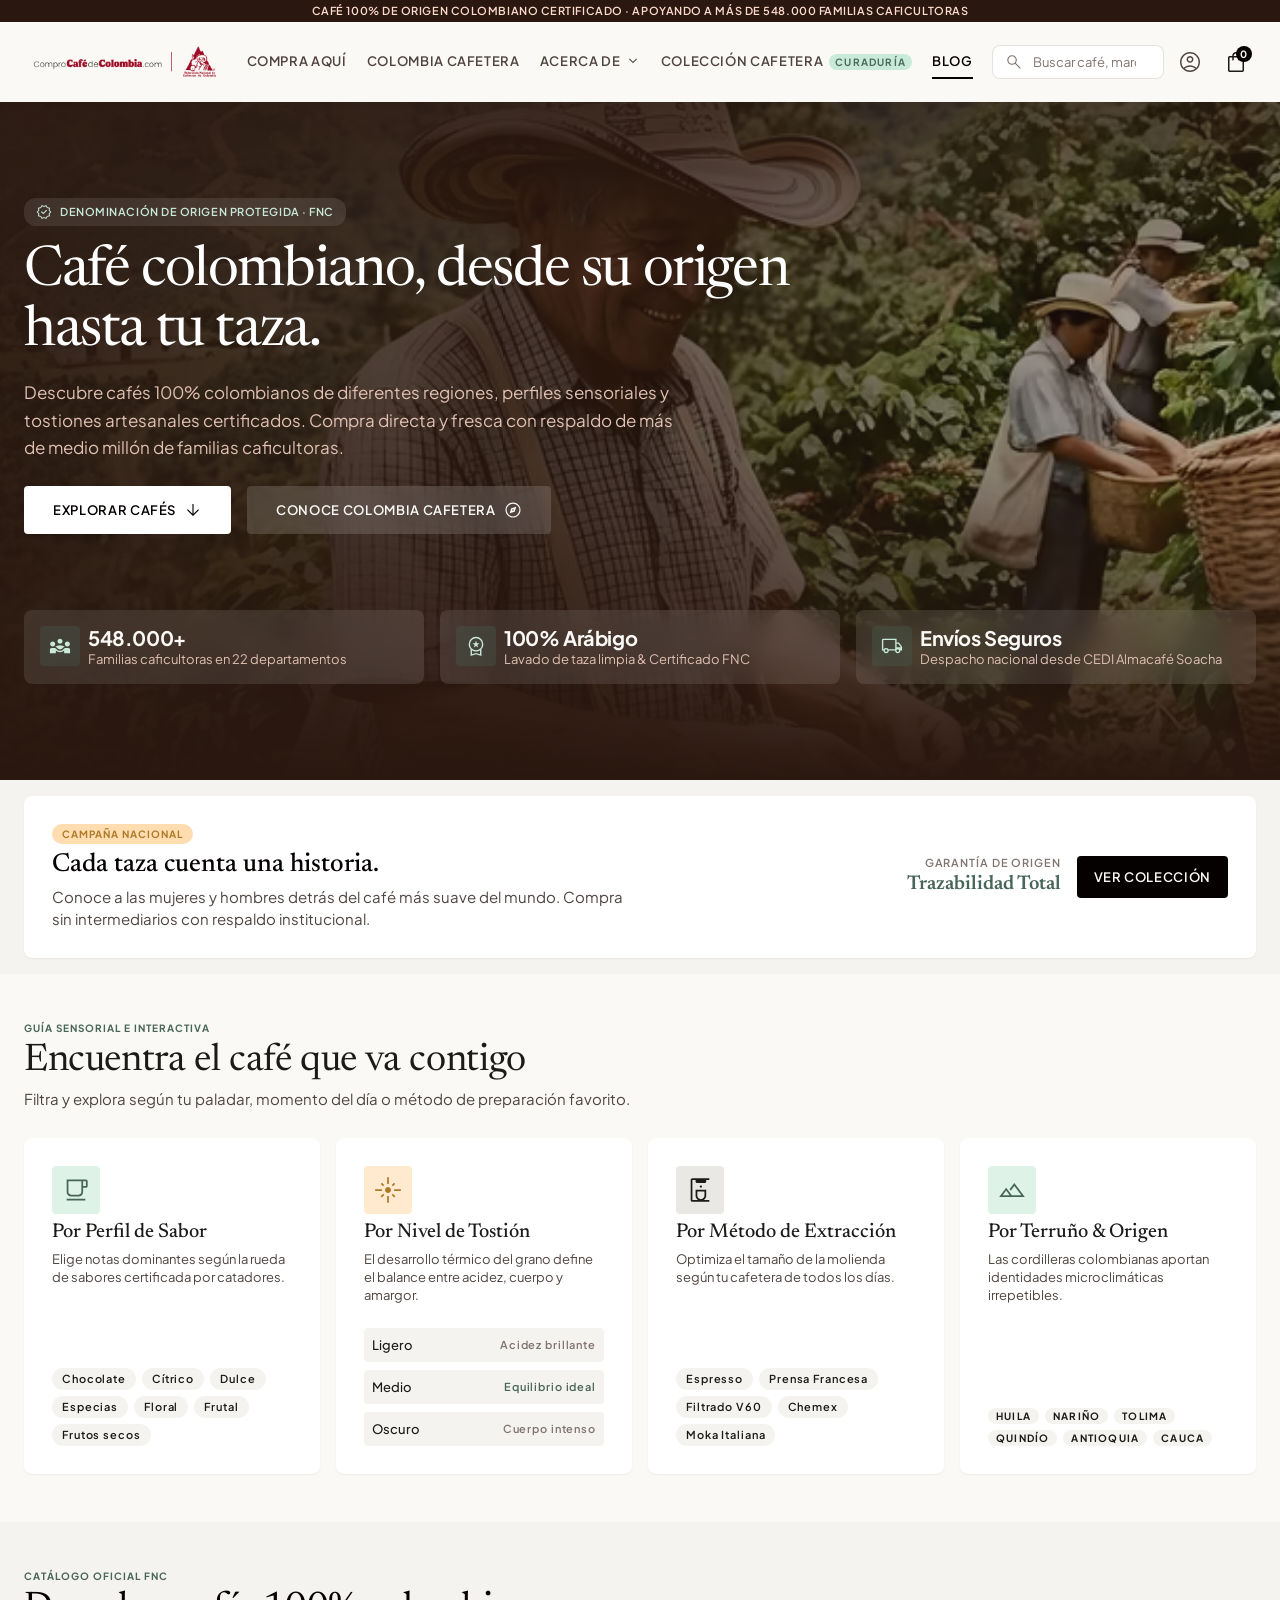
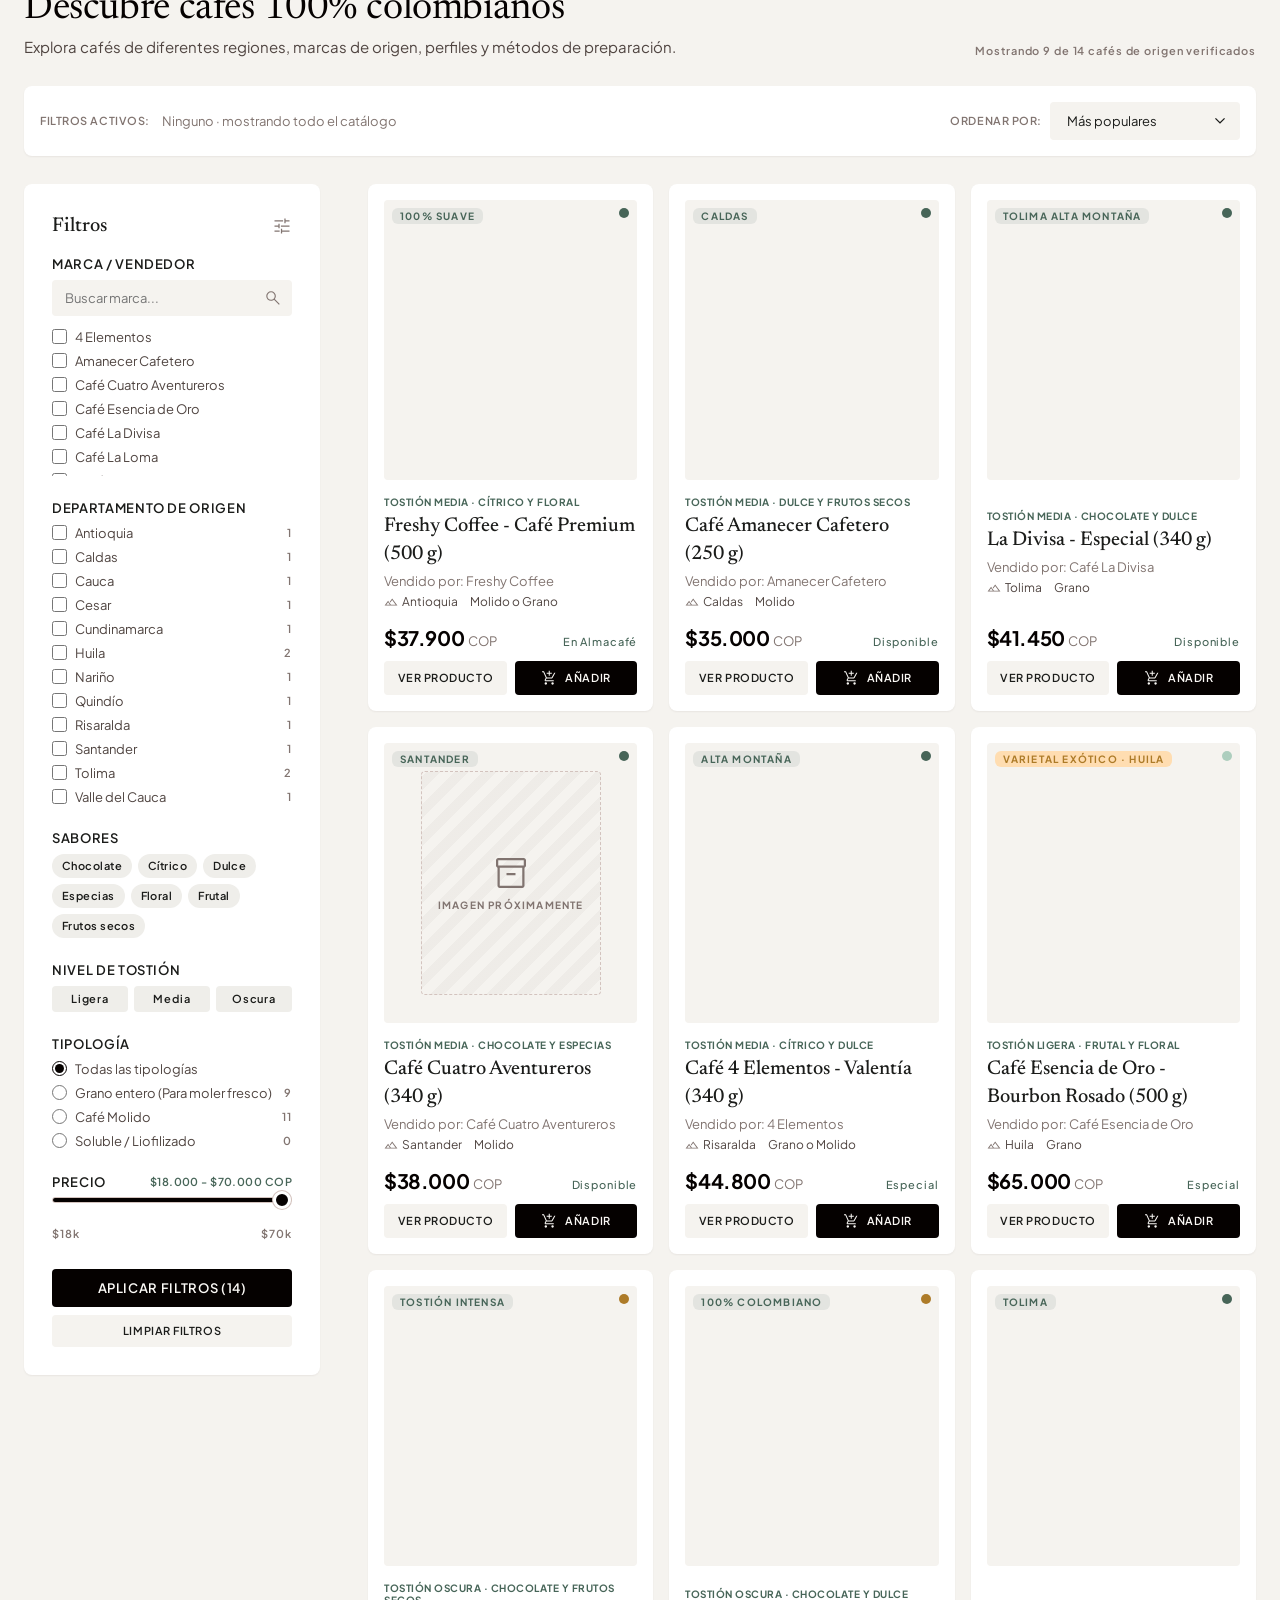
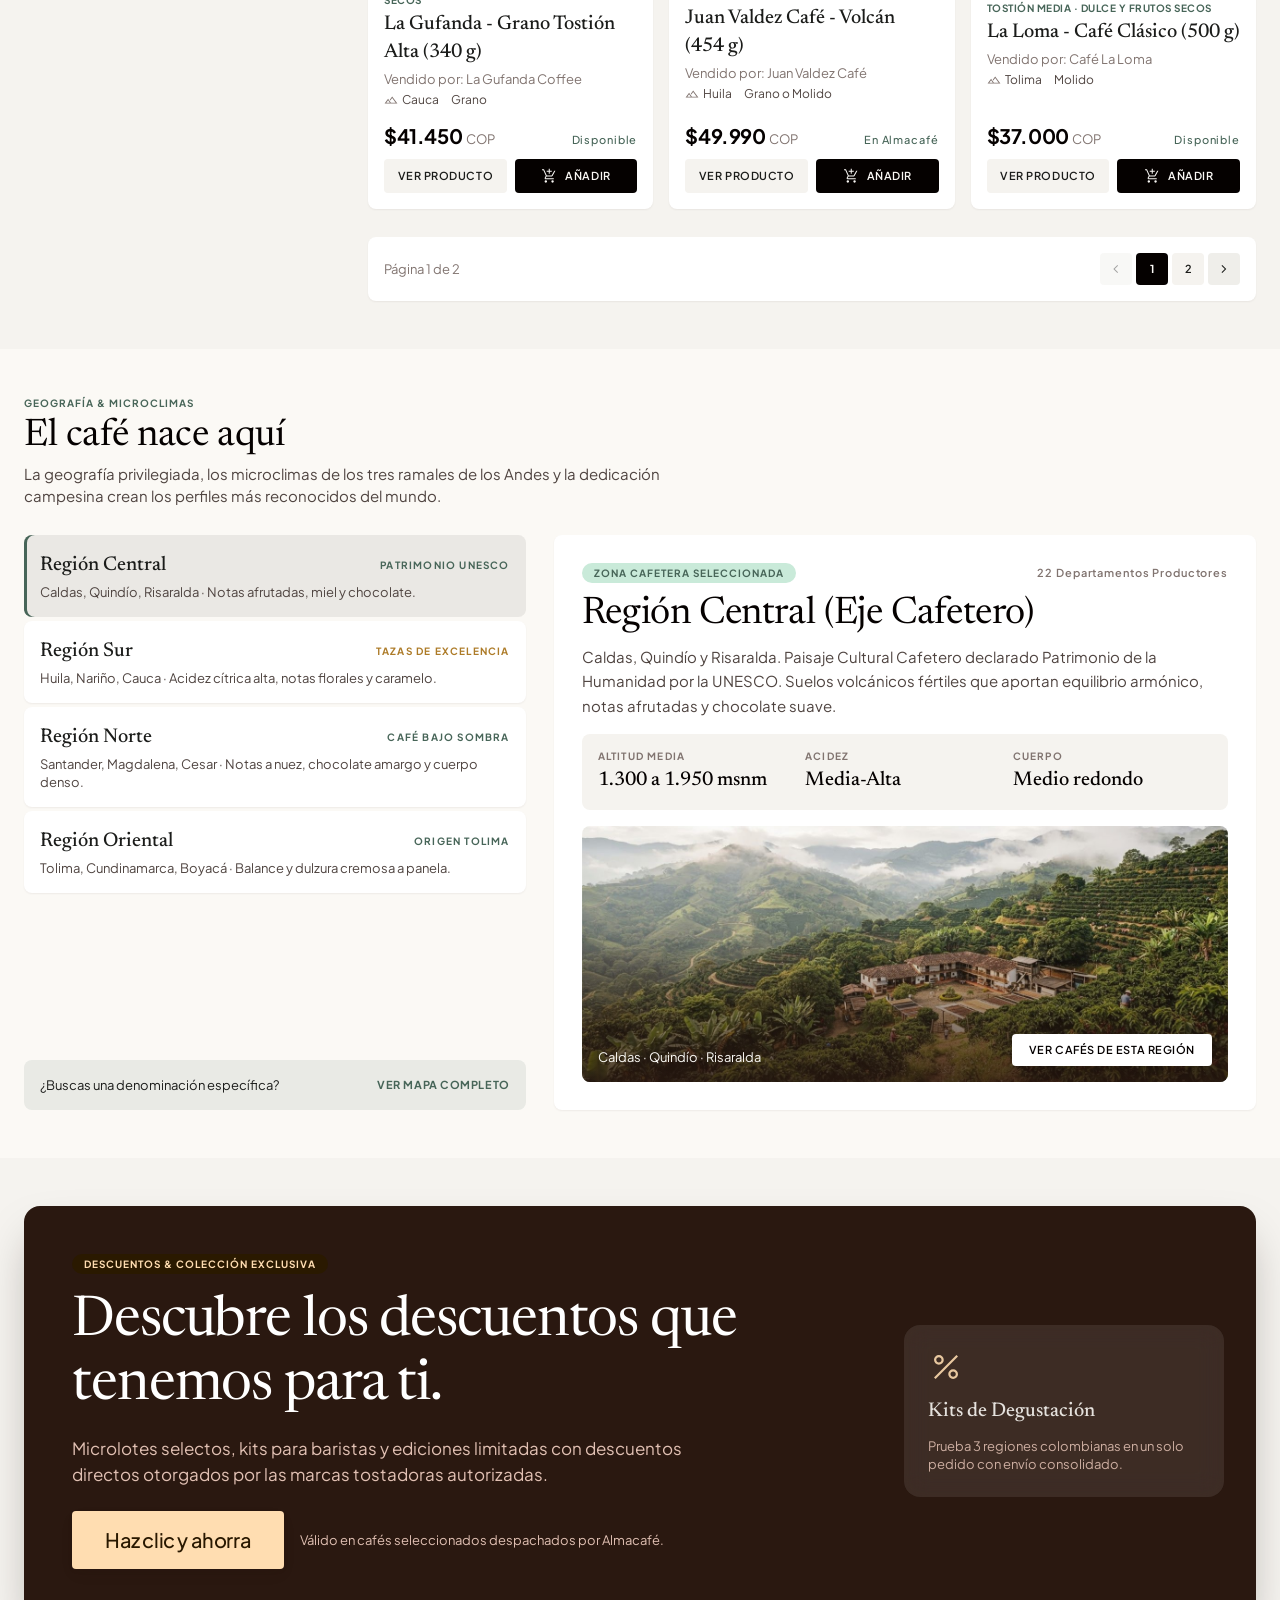
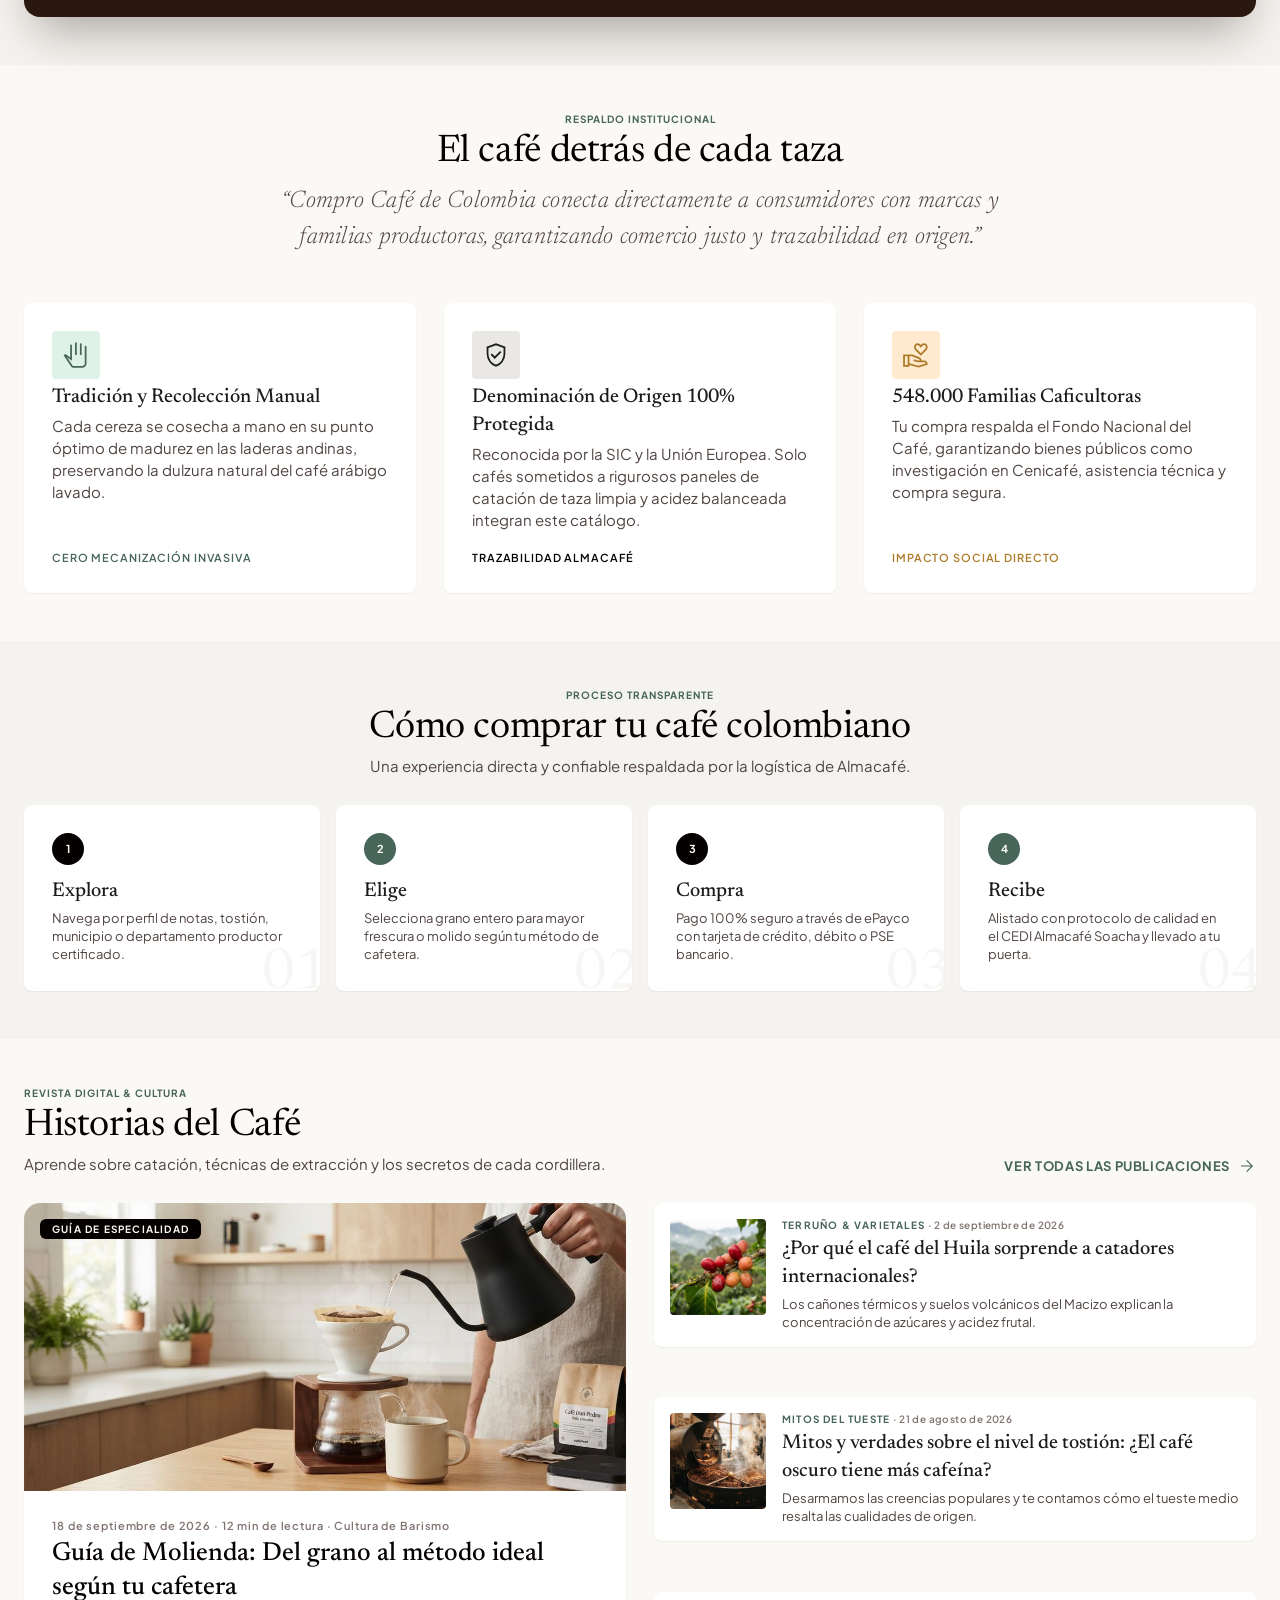
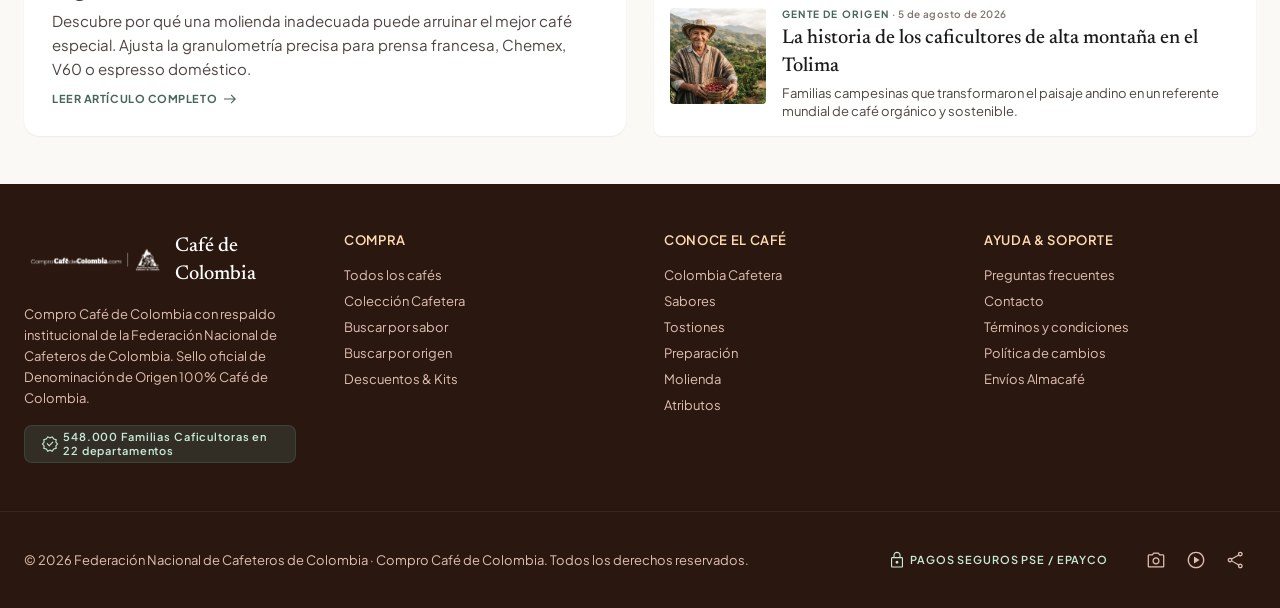
<file: index.html>
<!DOCTYPE html>
<html lang="es">
<head>
  <meta charset="utf-8">
  <meta name="viewport" content="width=device-width, initial-scale=1">
  <title>Compro Café de Colombia · Marketplace de café 100% colombiano</title>
  <meta name="description" content="Descubre cafés 100% colombianos de diferentes regiones, perfiles sensoriales y tostiones. Compra directa con respaldo de la Federación Nacional de Cafeteros.">
  <meta name="theme-color" content="#2a1810">
  <link rel="icon" href="assets/icons/favicon.svg" type="image/svg+xml">

  <link rel="preconnect" href="https://fonts.googleapis.com">
  <link rel="preconnect" href="https://fonts.gstatic.com" crossorigin>
  <link rel="stylesheet" href="https://fonts.googleapis.com/css2?family=Newsreader:ital,opsz,wght@0,6..72,300..600;1,6..72,300..400&family=Plus+Jakarta+Sans:wght@300;400;500;600;700;800&display=swap">
  <link rel="preload" as="image" type="image/avif" media="(min-width: 768px)" imagesizes="100vw"
        imagesrcset="assets/images/editorial/hero-cafetal-1280.avif 1280w, assets/images/editorial/hero-cafetal-1920.avif 1920w, assets/images/editorial/hero-cafetal-2560.avif 2560w, assets/images/editorial/hero-cafetal-3840.avif 3840w">
  <link rel="preload" as="image" type="image/avif" media="(max-width: 767px)" imagesizes="100vw"
        imagesrcset="assets/images/editorial/hero-cafetal-mobile-640.avif 640w, assets/images/editorial/hero-cafetal-mobile-960.avif 960w, assets/images/editorial/hero-cafetal-mobile-1280.avif 1280w">

  <link rel="stylesheet" href="css/tokens.css">
  <link rel="stylesheet" href="css/base.css">
  <link rel="stylesheet" href="css/layout.css">
  <link rel="stylesheet" href="css/components.css">
  <link rel="stylesheet" href="css/sections.css">
  <link rel="stylesheet" href="css/responsive.css">

  <script src="js/core/boot.js"></script>
</head>
<body data-page="home" data-root=".">
  <div data-component="header"></div>

  <main id="main">
    <!-- ============================================================ HERO -->
    <section class="hero" id="top" aria-labelledby="hero-title">
      <picture class="hero__media">
        <!-- Real-ESRGAN x4 upscale of the Stitch photo, served per screen size and format -->
        <source media="(max-width: 767px)" type="image/avif" sizes="100vw"
                srcset="assets/images/editorial/hero-cafetal-mobile-640.avif 640w, assets/images/editorial/hero-cafetal-mobile-960.avif 960w, assets/images/editorial/hero-cafetal-mobile-1280.avif 1280w">
        <source media="(max-width: 767px)" type="image/webp" sizes="100vw"
                srcset="assets/images/editorial/hero-cafetal-mobile-640.webp 640w, assets/images/editorial/hero-cafetal-mobile-960.webp 960w, assets/images/editorial/hero-cafetal-mobile-1280.webp 1280w">
        <source media="(max-width: 767px)" sizes="100vw"
                srcset="assets/images/editorial/hero-cafetal-mobile-640.jpg 640w, assets/images/editorial/hero-cafetal-mobile-960.jpg 960w, assets/images/editorial/hero-cafetal-mobile-1280.jpg 1280w">
        <source type="image/avif" sizes="100vw"
                srcset="assets/images/editorial/hero-cafetal-1280.avif 1280w, assets/images/editorial/hero-cafetal-1920.avif 1920w, assets/images/editorial/hero-cafetal-2560.avif 2560w, assets/images/editorial/hero-cafetal-3840.avif 3840w">
        <source type="image/webp" sizes="100vw"
                srcset="assets/images/editorial/hero-cafetal-1280.webp 1280w, assets/images/editorial/hero-cafetal-1920.webp 1920w, assets/images/editorial/hero-cafetal-2560.webp 2560w, assets/images/editorial/hero-cafetal-3840.webp 3840w">
        <img src="assets/images/editorial/hero-cafetal-1920.jpg" sizes="100vw"
             srcset="assets/images/editorial/hero-cafetal-1280.jpg 1280w, assets/images/editorial/hero-cafetal-1920.jpg 1920w, assets/images/editorial/hero-cafetal-2560.jpg 2560w, assets/images/editorial/hero-cafetal-3840.jpg 3840w"
             alt="Caficultores recolectando cerezas de café en las montañas de Colombia" width="3840" height="1931" fetchpriority="high" decoding="async">
      </picture>
      <div class="hero__overlay" aria-hidden="true"></div>
      <div class="container hero__content">
        <div class="hero__copy">
          <p class="hero__badge">
            <svg class="icon hero__badge-icon" aria-hidden="true"><use href="#i-verified"></use></svg>
            <span>Denominación de Origen Protegida · FNC</span>
          </p>
          <h1 class="hero__title" id="hero-title">Café colombiano, desde su origen hasta tu taza.</h1>
          <p class="hero__text">Descubre cafés 100% colombianos de diferentes regiones, perfiles sensoriales y tostiones artesanales certificados. Compra directa y fresca con respaldo de más de medio millón de familias caficultoras.</p>
          <div class="hero__actions">
            <a class="btn btn--light btn--lg" href="#catalogo">
              <span>Explorar cafés</span>
              <svg class="icon hero__cta-icon--desktop" aria-hidden="true"><use href="#i-arrow-downward"></use></svg>
              <svg class="icon hero__cta-icon--mobile" aria-hidden="true"><use href="#i-chevron-right"></use></svg>
            </a>
            <a class="btn btn--glass btn--lg" href="#colombia-cafetera">
              <span>Conoce Colombia Cafetera</span>
              <svg class="icon hero__cta-icon--desktop" aria-hidden="true"><use href="#i-explore"></use></svg>
            </a>
          </div>
        </div>
      </div>
      <ul class="container trust-ribbon no-scrollbar" aria-label="Respaldo">
        <li class="trust-item">
          <span class="trust-item__icon"><svg class="icon" aria-hidden="true"><use href="#i-diversity-3"></use></svg></span>
          <div>
            <p class="trust-item__title">548.000+<span class="trust-item__title-extra"> Familias</span></p>
            <p class="trust-item__text">Familias caficultoras en 22 departamentos</p>
          </div>
        </li>
        <li class="trust-item">
          <span class="trust-item__icon"><svg class="icon" aria-hidden="true"><use href="#i-workspace-premium"></use></svg></span>
          <div>
            <p class="trust-item__title">100% Arábigo</p>
            <p class="trust-item__text">Lavado de taza limpia &amp; Certificado FNC</p>
          </div>
        </li>
        <li class="trust-item">
          <span class="trust-item__icon"><svg class="icon" aria-hidden="true"><use href="#i-local-shipping"></use></svg></span>
          <div>
            <p class="trust-item__title">Envíos Seguros</p>
            <p class="trust-item__text">Despacho nacional desde CEDI Almacafé Soacha</p>
          </div>
        </li>
      </ul>
    </section>

    <!-- ======================================================== CAMPAIGN -->
    <section class="campaign" aria-labelledby="campaign-title">
      <div class="container">
        <div class="campaign__card reveal">
          <div class="campaign__copy">
            <span class="tag tag--gold">Campaña Nacional</span>
            <h2 class="t-headline-md campaign__title" id="campaign-title">Cada taza cuenta una historia.</h2>
            <p class="t-body-md t-muted">Conoce a las mujeres y hombres detrás del café más suave del mundo. Compra sin intermediarios con respaldo institucional.</p>
          </div>
          <div class="campaign__aside">
            <div class="campaign__guarantee">
              <p class="t-label-sm t-outline">GARANTÍA DE ORIGEN</p>
              <p class="campaign__guarantee-title">Trazabilidad Total</p>
            </div>
            <a class="btn btn--primary" href="#catalogo">Ver colección</a>
          </div>
        </div>
      </div>
    </section>

    <!-- ========================================== ENCUENTRA TU CAFÉ (finder) -->
    <section class="section finder" id="encuentra-tu-cafe" aria-labelledby="finder-title">
      <div class="container">
        <header class="section-head reveal">
          <p class="eyebrow">Guía Sensorial e Interactiva</p>
          <h2 class="section-head__title" id="finder-title">Encuentra el café que va contigo</h2>
          <p class="section-head__text">Filtra y explora según tu paladar, momento del día o método de preparación favorito.</p>
        </header>
        <div class="finder__track no-scrollbar" data-finder></div>
      </div>
    </section>

    <!-- ========================================================= CATALOG -->
    <section class="section section--alt catalog" id="catalogo" aria-labelledby="catalog-title">
      <div class="container">
        <header class="section-head section-head--split">
          <div>
            <p class="eyebrow">Catálogo Oficial FNC</p>
            <h2 class="section-head__title section-head__title--primary" id="catalog-title">Descubre cafés 100% colombianos</h2>
            <p class="section-head__text catalog__intro">Explora cafés de diferentes regiones, marcas de origen, perfiles y métodos de preparación.</p>
          </div>
          <p class="catalog__count" data-results-count aria-live="polite"></p>
        </header>

        <div class="catalog-toolbar">
          <div class="catalog-toolbar__controls">
            <button class="filter-trigger" type="button" aria-controls="filters-panel" aria-expanded="false" data-filters-open>
              <svg class="icon" aria-hidden="true"><use href="#i-tune"></use></svg>
              <span>Filtrar cafés</span>
              <span class="filter-trigger__count" data-filters-count hidden></span>
            </button>
            <div class="sort-control">
              <label class="sort-control__label" for="sort-select">Ordenar por:</label>
              <div class="select">
                <select id="sort-select" data-sort></select>
                <svg class="icon select__chevron" aria-hidden="true"><use href="#i-expand-more"></use></svg>
              </div>
            </div>
          </div>
          <div class="catalog-toolbar__active">
            <span class="catalog-toolbar__label">Filtros activos:</span>
            <ul class="active-filters no-scrollbar" data-active-filters aria-label="Filtros activos"></ul>
          </div>
        </div>

        <div class="catalog__layout">
          <aside class="filters-panel" id="filters-panel" aria-labelledby="filters-title" data-filters-panel>
            <div class="filters-panel__backdrop" data-close></div>
            <form class="filters-panel__sheet" data-filters-form>
              <div class="filters-panel__head">
                <span class="filters-panel__handle" aria-hidden="true"></span>
                <h3 class="filters-panel__title" id="filters-title">Filtros</h3>
                <svg class="icon filters-panel__tune" aria-hidden="true"><use href="#i-tune"></use></svg>
                <button class="icon-btn filters-panel__close" type="button" aria-label="Cerrar filtros" data-close>
                  <svg class="icon" aria-hidden="true"><use href="#i-close"></use></svg>
                </button>
              </div>
              <div class="filters-panel__body" data-filters-body></div>
              <div class="filters-panel__actions">
                <button class="btn btn--primary btn--block filters-panel__apply" type="submit" data-filters-apply>Aplicar filtros</button>
                <button class="btn btn--soft btn--block filters-panel__reset" type="button" data-filters-reset>Limpiar filtros</button>
              </div>
            </form>
          </aside>

          <div class="catalog__results">
            <div class="product-grid" data-product-grid aria-live="polite"></div>
            <nav class="pagination" aria-label="Paginación del catálogo" data-pagination></nav>
          </div>
        </div>
      </div>
    </section>

    <!-- =============================================== COLOMBIA CAFETERA -->
    <section class="section regions" id="colombia-cafetera" aria-labelledby="regions-title">
      <div class="container">
        <header class="section-head reveal">
          <p class="eyebrow eyebrow--green">Geografía &amp; Microclimas</p>
          <h2 class="section-head__title section-head__title--primary" id="regions-title">El café nace aquí</h2>
          <p class="section-head__text">La geografía privilegiada, los microclimas de los tres ramales de los Andes y la dedicación campesina crean los perfiles más reconocidos del mundo.</p>
        </header>
        <div class="regions__layout reveal" data-regions></div>
      </div>
    </section>

    <!-- =============================================== COLECCIÓN CAFETERA -->
    <section class="section section--alt collection" id="coleccion-cafetera" aria-labelledby="collection-title">
      <div class="container">
        <div class="promo reveal">
          <img class="promo__banner" src="assets/images/banners/banner-descuentos.jpg" alt="" width="1920" height="320" loading="lazy">
          <div class="promo__content">
            <span class="promo__tag">Descuentos &amp; Colección Exclusiva</span>
            <h2 class="promo__title" id="collection-title">Descubre los descuentos que tenemos para ti.</h2>
            <p class="promo__text">Microlotes selectos, kits para baristas y ediciones limitadas con descuentos directos otorgados por las marcas tostadoras autorizadas.</p>
            <div class="promo__actions">
              <a class="btn promo__cta" href="#catalogo" data-collection-cta>Haz clic y ahorra</a>
              <span class="promo__note">Válido en cafés seleccionados despachados por Almacafé.</span>
            </div>
          </div>
          <aside class="promo__card" aria-label="Kits de degustación">
            <svg class="icon promo__card-icon" aria-hidden="true"><use href="#i-percent"></use></svg>
            <p class="promo__card-title">Kits de Degustación</p>
            <p class="promo__card-text">Prueba 3 regiones colombianas en un solo pedido con envío consolidado.</p>
          </aside>
        </div>
      </div>
    </section>

    <!-- ================================================ HISTORIA DEL CAFÉ -->
    <section class="section story" id="historia-del-cafe" aria-labelledby="story-title">
      <div class="container">
        <header class="section-head section-head--center reveal">
          <p class="eyebrow">Respaldo Institucional</p>
          <h2 class="section-head__title section-head__title--primary" id="story-title">El café detrás de cada taza</h2>
          <blockquote class="story__quote">“Compro Café de Colombia conecta directamente a consumidores con marcas y familias productoras, garantizando comercio justo y trazabilidad en origen.”</blockquote>
        </header>
        <div class="pillars">
          <article class="pillar reveal">
            <span class="icon-tile icon-tile--green"><svg class="icon" aria-hidden="true"><use href="#i-pan-tool"></use></svg></span>
            <div class="pillar__copy">
              <h3 class="pillar__title">Tradición y Recolección Manual</h3>
              <p class="pillar__text">Cada cereza se cosecha a mano en su punto óptimo de madurez en las laderas andinas, preservando la dulzura natural del café arábigo lavado.</p>
            </div>
            <p class="pillar__foot pillar__foot--green">Cero mecanización invasiva</p>
          </article>
          <article class="pillar reveal">
            <span class="icon-tile icon-tile--neutral"><svg class="icon" aria-hidden="true"><use href="#i-verified-user"></use></svg></span>
            <div class="pillar__copy">
              <h3 class="pillar__title">Denominación de Origen 100% Protegida</h3>
              <p class="pillar__text">Reconocida por la SIC y la Unión Europea. Solo cafés sometidos a rigurosos paneles de catación de taza limpia y acidez balanceada integran este catálogo.</p>
            </div>
            <p class="pillar__foot">Trazabilidad Almacafé</p>
          </article>
          <article class="pillar reveal">
            <span class="icon-tile icon-tile--gold"><svg class="icon" aria-hidden="true"><use href="#i-volunteer-activism"></use></svg></span>
            <div class="pillar__copy">
              <h3 class="pillar__title">548.000 Familias Caficultoras</h3>
              <p class="pillar__text">Tu compra respalda el Fondo Nacional del Café, garantizando bienes públicos como investigación en Cenicafé, asistencia técnica y compra segura.</p>
            </div>
            <p class="pillar__foot pillar__foot--gold">Impacto Social Directo</p>
          </article>
        </div>
      </div>
    </section>

    <!-- ===================================================== CÓMO COMPRAR -->
    <section class="section section--alt steps" id="como-comprar" aria-labelledby="steps-title">
      <div class="container">
        <header class="section-head section-head--center reveal">
          <p class="eyebrow eyebrow--muted-mobile">Proceso Transparente</p>
          <h2 class="section-head__title section-head__title--primary" id="steps-title">Cómo comprar tu café colombiano</h2>
          <p class="section-head__text">Una experiencia directa y confiable respaldada por la logística de Almacafé.</p>
        </header>
        <ol class="steps__grid">
          <li class="step reveal">
            <span class="step__number" aria-hidden="true">1</span>
            <span class="step__watermark" aria-hidden="true">01</span>
            <h3 class="step__title"><span class="visually-hidden">Paso 1: </span>Explora</h3>
            <p class="step__text">Navega por perfil de notas, tostión, municipio o departamento productor certificado.</p>
          </li>
          <li class="step reveal">
            <span class="step__number step__number--green" aria-hidden="true">2</span>
            <span class="step__watermark" aria-hidden="true">02</span>
            <h3 class="step__title"><span class="visually-hidden">Paso 2: </span>Elige</h3>
            <p class="step__text">Selecciona grano entero para mayor frescura o molido según tu método de cafetera.</p>
          </li>
          <li class="step reveal">
            <span class="step__number" aria-hidden="true">3</span>
            <span class="step__watermark" aria-hidden="true">03</span>
            <h3 class="step__title"><span class="visually-hidden">Paso 3: </span>Compra</h3>
            <p class="step__text">Pago 100% seguro a través de ePayco con tarjeta de crédito, débito o PSE bancario.</p>
          </li>
          <li class="step reveal">
            <span class="step__number step__number--green" aria-hidden="true">4</span>
            <span class="step__watermark" aria-hidden="true">04</span>
            <h3 class="step__title"><span class="visually-hidden">Paso 4: </span>Recibe</h3>
            <p class="step__text">Alistado con protocolo de calidad en el CEDI Almacafé Soacha y llevado a tu puerta.</p>
          </li>
        </ol>
      </div>
    </section>

    <!-- ============================================================ BLOG -->
    <section class="section blog" id="historias" aria-labelledby="blog-title">
      <div class="container">
        <header class="section-head section-head--split reveal">
          <div>
            <p class="eyebrow">Revista Digital &amp; Cultura</p>
            <h2 class="section-head__title section-head__title--primary" id="blog-title">Historias del Café</h2>
            <p class="section-head__text blog__intro">Aprende sobre catación, técnicas de extracción y los secretos de cada cordillera.</p>
          </div>
          <a class="link-arrow" href="pages/blog.html">
            <span class="link-arrow__full">Ver todas las publicaciones</span><span class="link-arrow__short">Ver todo</span>
            <svg class="icon" aria-hidden="true"><use href="#i-arrow-forward"></use></svg>
          </a>
        </header>
        <div class="blog__grid" data-blog></div>
      </div>
    </section>
  </main>

  <div data-component="footer"></div>

  <script src="js/core/config.js" defer></script>
  <script src="js/core/utils.js" defer></script>
  <script src="js/core/icons.js" defer></script>
  <script src="js/data/products.js" defer></script>
  <script src="js/data/content.js" defer></script>
  <script src="js/services/product-service.js" defer></script>
  <script src="js/services/search.js" defer></script>
  <script src="js/services/filters.js" defer></script>
  <script src="js/services/cart-service.js" defer></script>
  <script src="js/components/ui.js" defer></script>
  <script src="js/components/product-card.js" defer></script>
  <script src="js/components/layout.js" defer></script>
  <script src="js/components/cart-drawer.js" defer></script>
  <script src="js/pages/home.js" defer></script>
  <script src="js/app.js" defer></script>
</body>
</html>
</file>
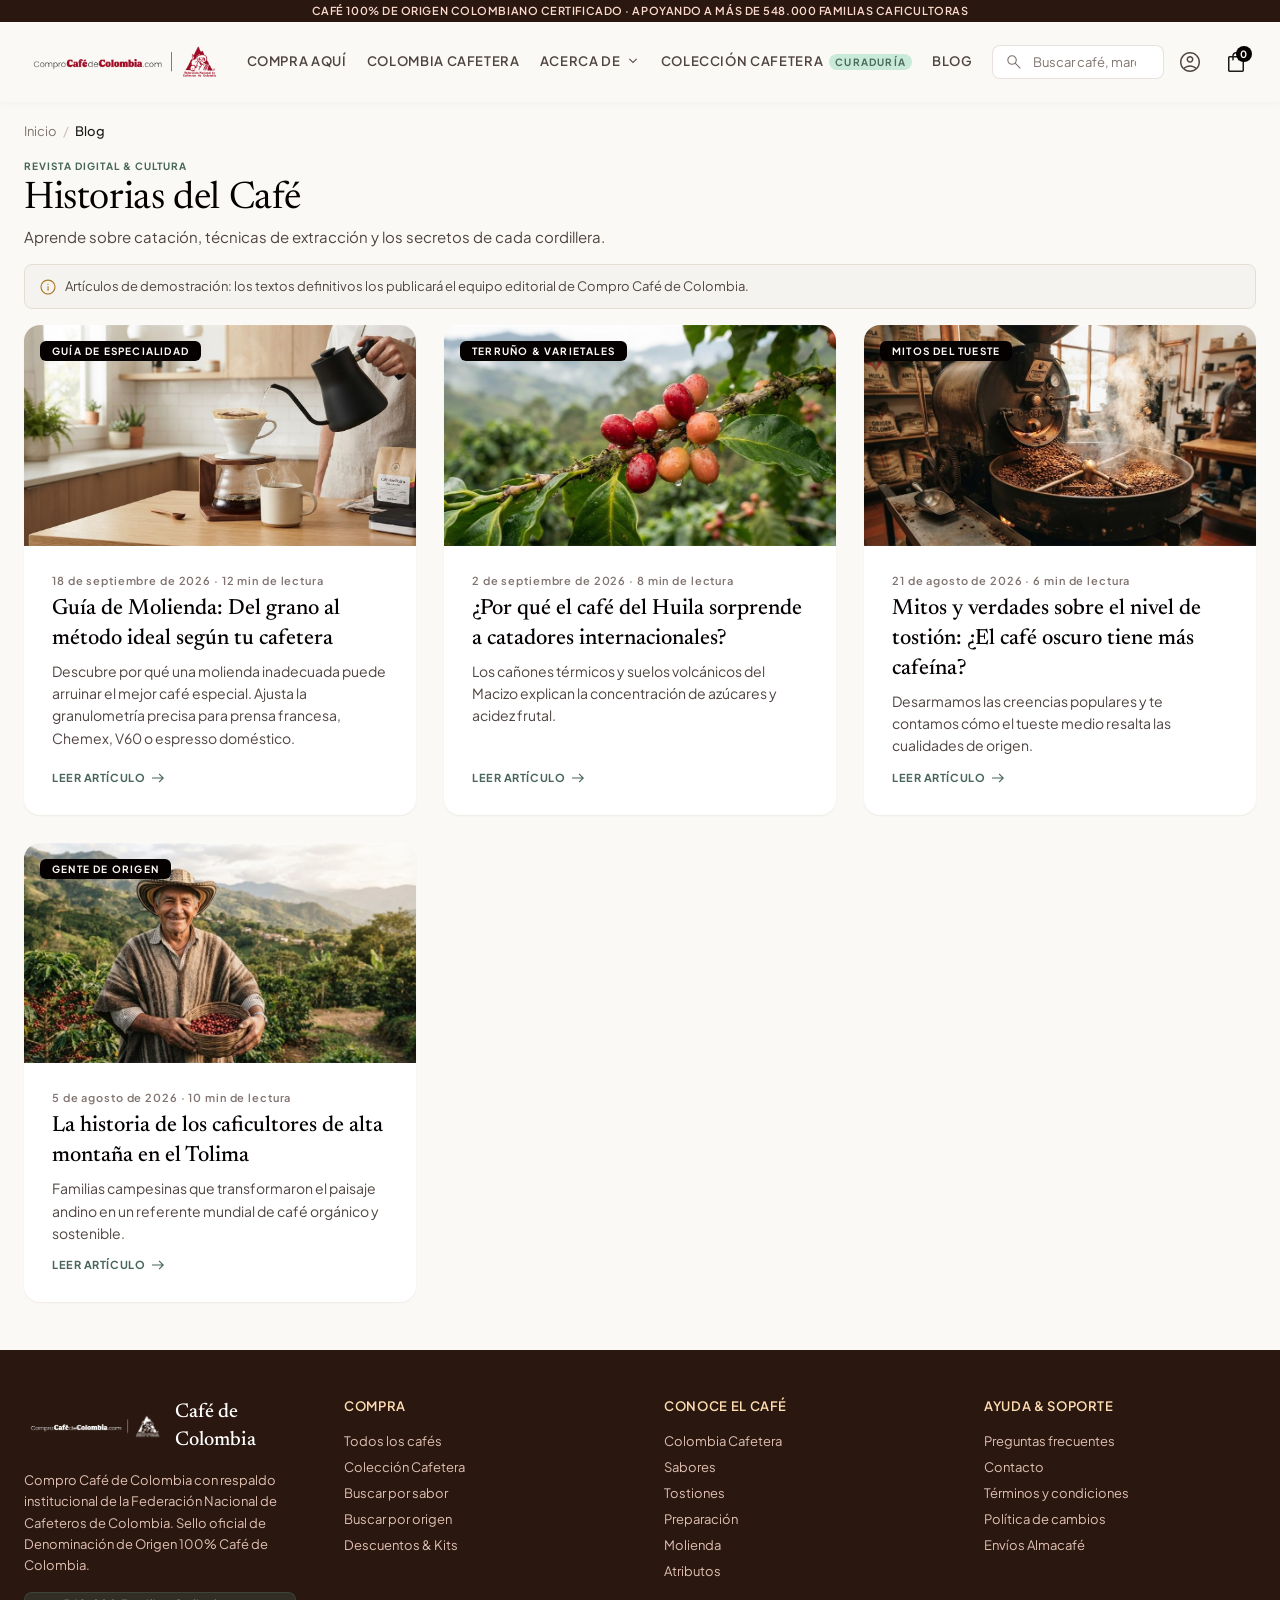
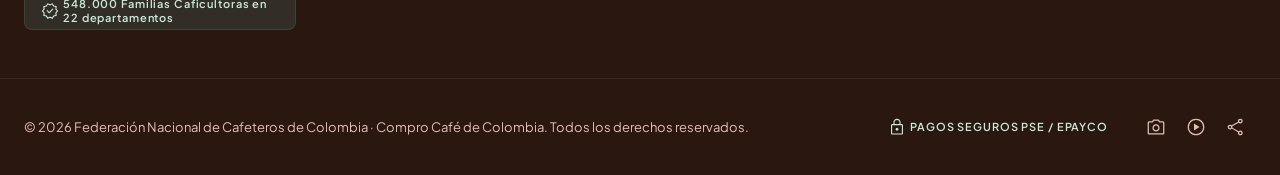
<file: pages/blog.html>
<!DOCTYPE html>
<html lang="es">
<head>
  <meta charset="utf-8">
  <meta name="viewport" content="width=device-width, initial-scale=1">
  <title>Historias del Café · Compro Café de Colombia</title>
  <meta name="description" content="Catación, técnicas de extracción y los secretos de cada cordillera cafetera de Colombia.">
  <meta name="theme-color" content="#2a1810">
  <link rel="icon" href="../assets/icons/favicon.svg" type="image/svg+xml">

  <link rel="preconnect" href="https://fonts.googleapis.com">
  <link rel="preconnect" href="https://fonts.gstatic.com" crossorigin>
  <link rel="stylesheet" href="https://fonts.googleapis.com/css2?family=Newsreader:ital,opsz,wght@0,6..72,300..600;1,6..72,300..400&family=Plus+Jakarta+Sans:wght@300;400;500;600;700;800&display=swap">

  <link rel="stylesheet" href="../css/tokens.css">
  <link rel="stylesheet" href="../css/base.css">
  <link rel="stylesheet" href="../css/layout.css">
  <link rel="stylesheet" href="../css/components.css">
  <link rel="stylesheet" href="../css/sections.css">
  <link rel="stylesheet" href="../css/pages.css">
  <link rel="stylesheet" href="../css/responsive.css">

  <script src="../js/core/boot.js"></script>
</head>
<body data-page="blog" data-root="..">
  <div data-component="header"></div>

  <main id="main" class="page-main">
    <div class="container">
      <nav class="breadcrumb" aria-label="Ruta de navegación">
        <ol>
          <li><a href="../index.html">Inicio</a></li>
          <li aria-current="page" data-breadcrumb-current>Blog</li>
        </ol>
      </nav>
      <div data-blog-page></div>
    </div>
  </main>

  <div data-component="footer"></div>

  <script src="../js/core/config.js" defer></script>
  <script src="../js/core/utils.js" defer></script>
  <script src="../js/core/icons.js" defer></script>
  <script src="../js/data/products.js" defer></script>
  <script src="../js/data/content.js" defer></script>
  <script src="../js/services/product-service.js" defer></script>
  <script src="../js/services/search.js" defer></script>
  <script src="../js/services/filters.js" defer></script>
  <script src="../js/services/cart-service.js" defer></script>
  <script src="../js/components/ui.js" defer></script>
  <script src="../js/components/product-card.js" defer></script>
  <script src="../js/components/layout.js" defer></script>
  <script src="../js/components/cart-drawer.js" defer></script>
  <script src="../js/pages/blog.js" defer></script>
  <script src="../js/app.js" defer></script>
</body>
</html>
</file>
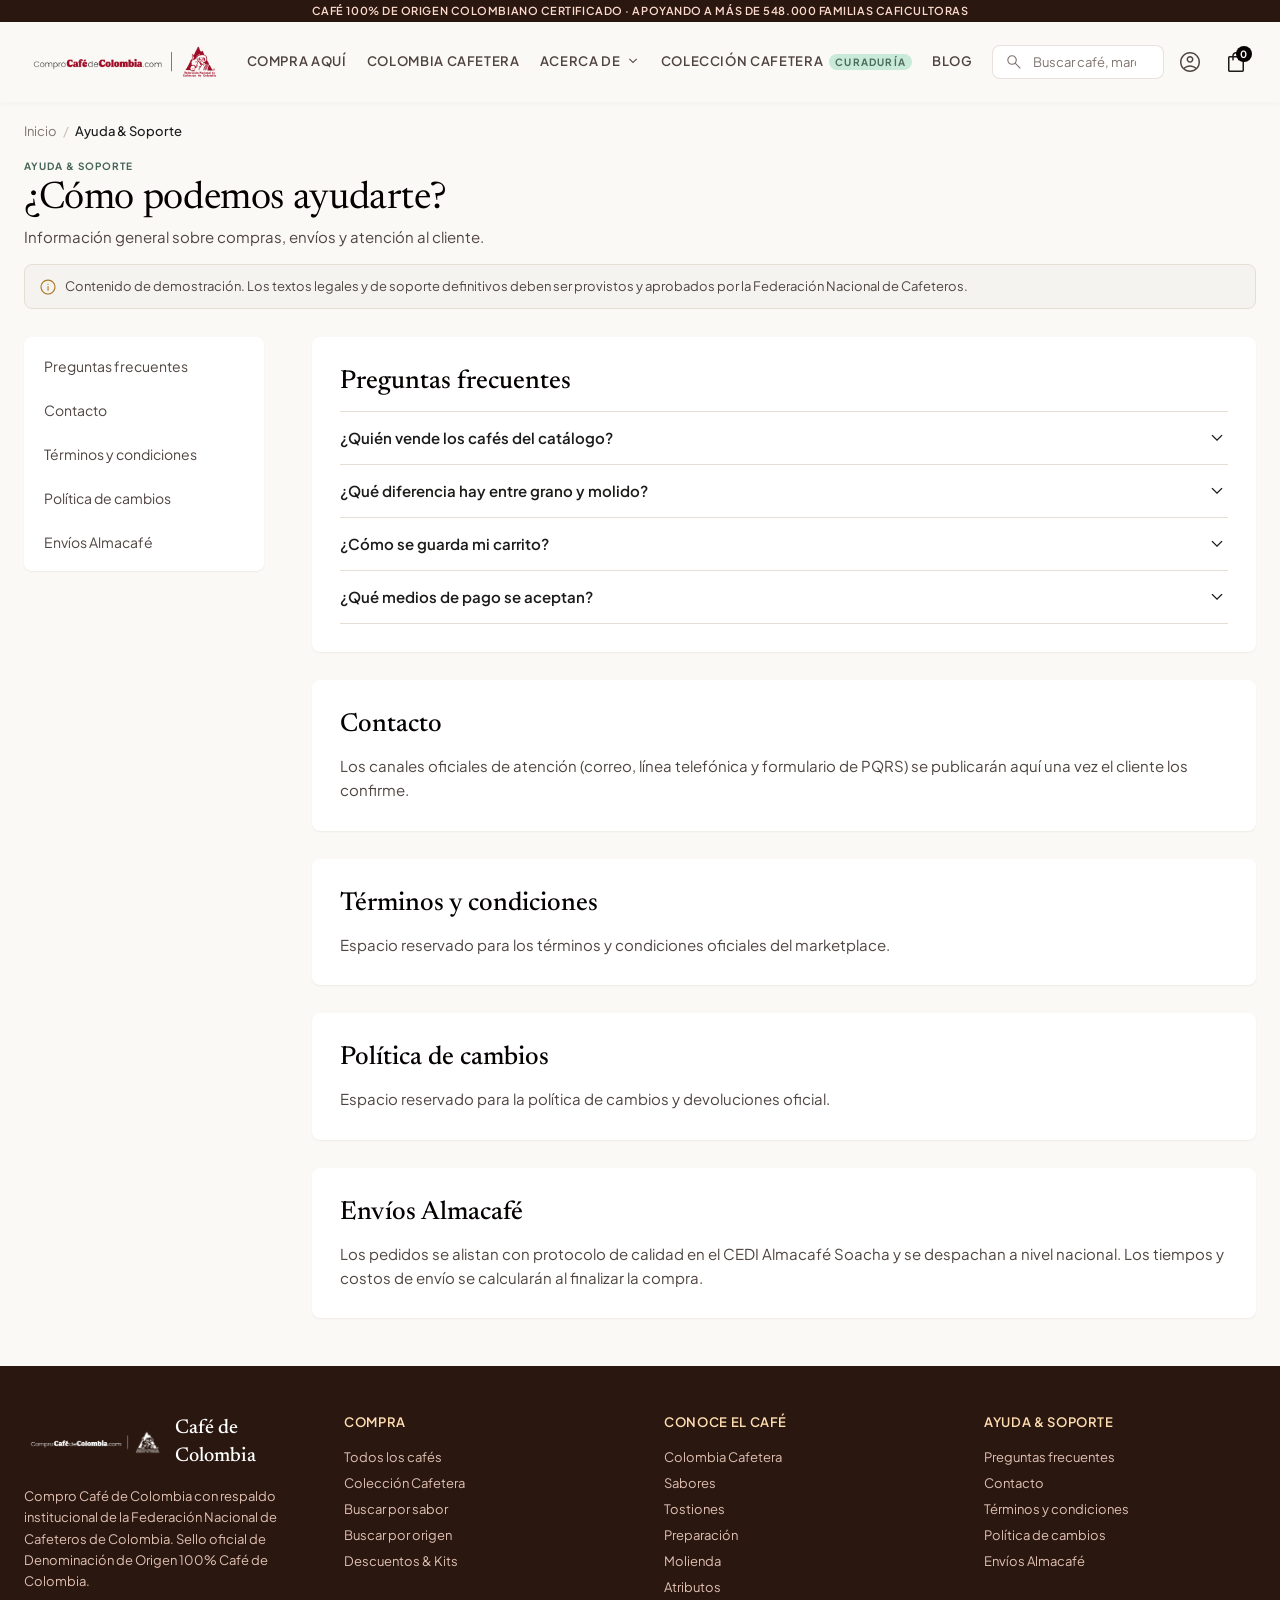
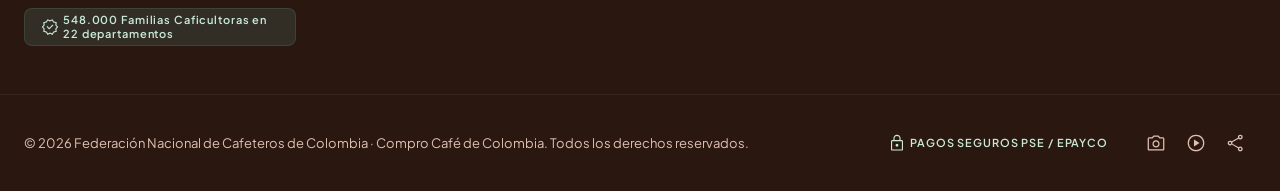
<file: pages/informacion.html>
<!DOCTYPE html>
<html lang="es">
<head>
  <meta charset="utf-8">
  <meta name="viewport" content="width=device-width, initial-scale=1">
  <title>Ayuda y soporte · Compro Café de Colombia</title>
  <meta name="description" content="Preguntas frecuentes, contacto, términos, política de cambios y envíos de Compro Café de Colombia.">
  <meta name="theme-color" content="#2a1810">
  <link rel="icon" href="../assets/icons/favicon.svg" type="image/svg+xml">

  <link rel="preconnect" href="https://fonts.googleapis.com">
  <link rel="preconnect" href="https://fonts.gstatic.com" crossorigin>
  <link rel="stylesheet" href="https://fonts.googleapis.com/css2?family=Newsreader:ital,opsz,wght@0,6..72,300..600;1,6..72,300..400&family=Plus+Jakarta+Sans:wght@300;400;500;600;700;800&display=swap">

  <link rel="stylesheet" href="../css/tokens.css">
  <link rel="stylesheet" href="../css/base.css">
  <link rel="stylesheet" href="../css/layout.css">
  <link rel="stylesheet" href="../css/components.css">
  <link rel="stylesheet" href="../css/sections.css">
  <link rel="stylesheet" href="../css/pages.css">
  <link rel="stylesheet" href="../css/responsive.css">

  <script src="../js/core/boot.js"></script>
</head>
<body data-page="info" data-root="..">
  <div data-component="header"></div>

  <main id="main" class="page-main">
    <div class="container">
      <nav class="breadcrumb" aria-label="Ruta de navegación">
        <ol>
          <li><a href="../index.html">Inicio</a></li>
          <li aria-current="page">Ayuda &amp; Soporte</li>
        </ol>
      </nav>

      <header class="section-head page-head">
        <p class="eyebrow">Ayuda &amp; Soporte</p>
        <h1 class="section-head__title section-head__title--primary">¿Cómo podemos ayudarte?</h1>
        <p class="section-head__text">Información general sobre compras, envíos y atención al cliente.</p>
      </header>

      <p class="demo-note">
        <svg class="icon" aria-hidden="true"><use href="#i-info"></use></svg>
        <span>Contenido de demostración. Los textos legales y de soporte definitivos deben ser provistos y aprobados por la Federación Nacional de Cafeteros.</span>
      </p>

      <div class="info-layout">
        <nav class="info-nav" aria-label="Secciones de ayuda">
          <a href="#preguntas-frecuentes">Preguntas frecuentes</a>
          <a href="#contacto">Contacto</a>
          <a href="#terminos">Términos y condiciones</a>
          <a href="#cambios">Política de cambios</a>
          <a href="#envios">Envíos Almacafé</a>
        </nav>

        <div class="info-content">
          <section class="info-section" id="preguntas-frecuentes" aria-labelledby="faq-title">
            <h2 class="info-section__title" id="faq-title">Preguntas frecuentes</h2>
            <details class="faq">
              <summary>¿Quién vende los cafés del catálogo?<svg class="icon" aria-hidden="true"><use href="#i-expand-more"></use></svg></summary>
              <p>Cada café es vendido por su marca tostadora. Compro Café de Colombia funciona como un marketplace que conecta a los consumidores con marcas de café 100% colombiano.</p>
            </details>
            <details class="faq">
              <summary>¿Qué diferencia hay entre grano y molido?<svg class="icon" aria-hidden="true"><use href="#i-expand-more"></use></svg></summary>
              <p>El café en grano conserva mejor sus aromas y se muele justo antes de preparar. El molido es práctico para el día a día; elige la molienda según tu método de preparación.</p>
            </details>
            <details class="faq">
              <summary>¿Cómo se guarda mi carrito?<svg class="icon" aria-hidden="true"><use href="#i-expand-more"></use></svg></summary>
              <p>En esta versión el carrito se guarda en tu navegador, así que no se pierde si actualizas la página o vuelves más tarde desde el mismo dispositivo.</p>
            </details>
            <details class="faq">
              <summary>¿Qué medios de pago se aceptan?<svg class="icon" aria-hidden="true"><use href="#i-expand-more"></use></svg></summary>
              <p>El pago se realizará a través de ePayco con tarjeta de crédito, débito o PSE. La pasarela se integrará en la siguiente fase del proyecto.</p>
            </details>
          </section>

          <section class="info-section" id="contacto" aria-labelledby="contact-title">
            <h2 class="info-section__title" id="contact-title">Contacto</h2>
            <p>Los canales oficiales de atención (correo, línea telefónica y formulario de PQRS) se publicarán aquí una vez el cliente los confirme.</p>
          </section>

          <section class="info-section" id="terminos" aria-labelledby="terms-title">
            <h2 class="info-section__title" id="terms-title">Términos y condiciones</h2>
            <p>Espacio reservado para los términos y condiciones oficiales del marketplace.</p>
          </section>

          <section class="info-section" id="cambios" aria-labelledby="returns-title">
            <h2 class="info-section__title" id="returns-title">Política de cambios</h2>
            <p>Espacio reservado para la política de cambios y devoluciones oficial.</p>
          </section>

          <section class="info-section" id="envios" aria-labelledby="shipping-title">
            <h2 class="info-section__title" id="shipping-title">Envíos Almacafé</h2>
            <p>Los pedidos se alistan con protocolo de calidad en el CEDI Almacafé Soacha y se despachan a nivel nacional. Los tiempos y costos de envío se calcularán al finalizar la compra.</p>
          </section>
        </div>
      </div>
    </div>
  </main>

  <div data-component="footer"></div>

  <script src="../js/core/config.js" defer></script>
  <script src="../js/core/utils.js" defer></script>
  <script src="../js/core/icons.js" defer></script>
  <script src="../js/data/products.js" defer></script>
  <script src="../js/data/content.js" defer></script>
  <script src="../js/services/product-service.js" defer></script>
  <script src="../js/services/search.js" defer></script>
  <script src="../js/services/filters.js" defer></script>
  <script src="../js/services/cart-service.js" defer></script>
  <script src="../js/components/ui.js" defer></script>
  <script src="../js/components/product-card.js" defer></script>
  <script src="../js/components/layout.js" defer></script>
  <script src="../js/components/cart-drawer.js" defer></script>
  <script src="../js/app.js" defer></script>
</body>
</html>
</file>
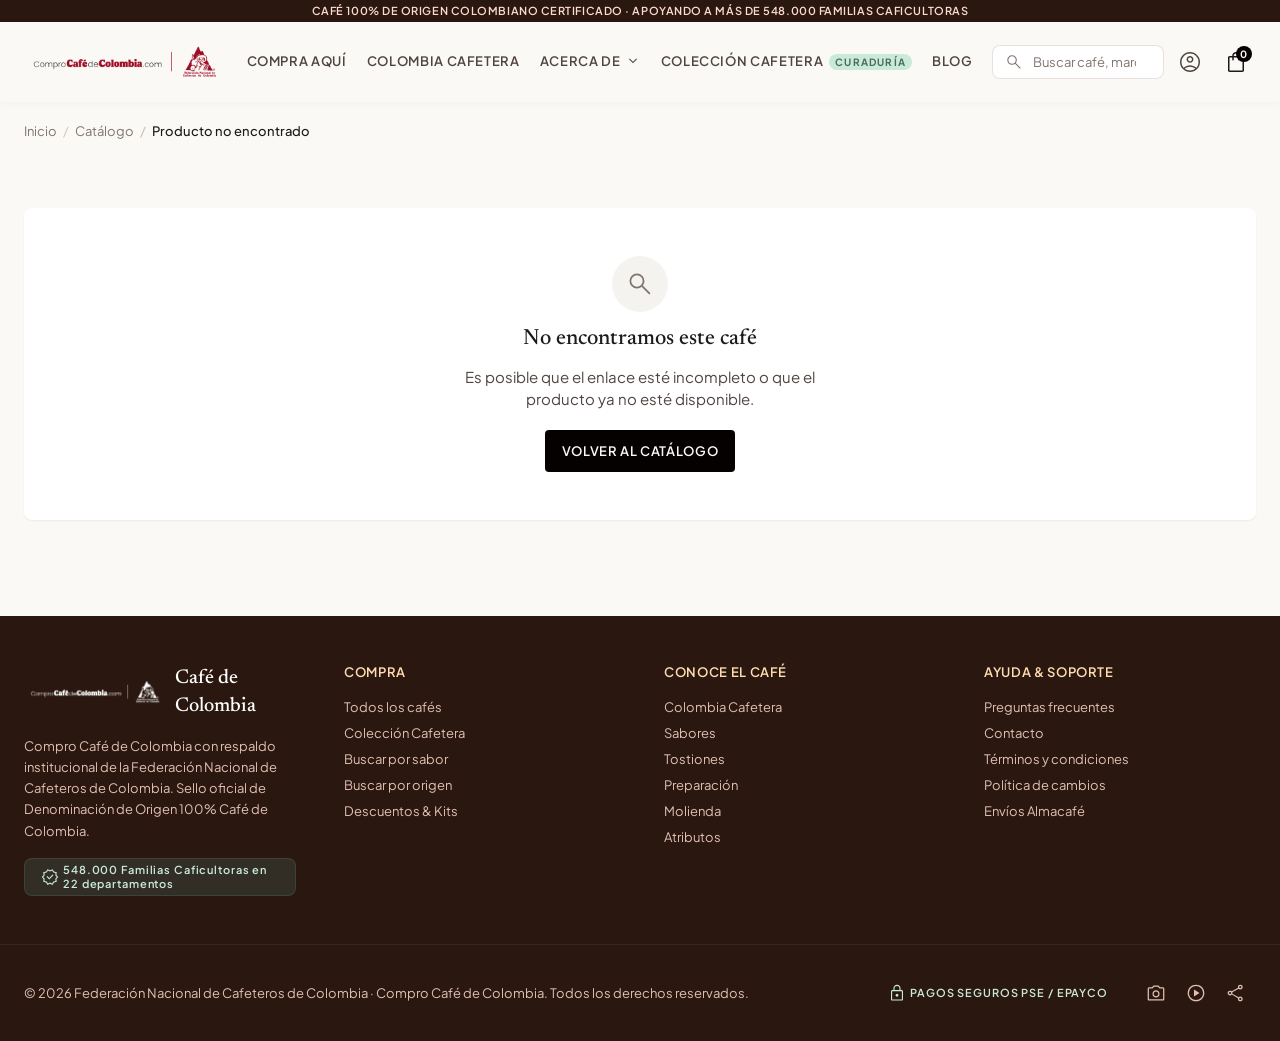
<file: pages/producto.html>
<!DOCTYPE html>
<html lang="es">
<head>
  <meta charset="utf-8">
  <meta name="viewport" content="width=device-width, initial-scale=1">
  <title>Producto · Compro Café de Colombia</title>
  <meta name="description" content="Detalle del café: origen, tostión, perfil de sabor, presentación y compra directa.">
  <meta name="theme-color" content="#2a1810">
  <link rel="icon" href="../assets/icons/favicon.svg" type="image/svg+xml">

  <link rel="preconnect" href="https://fonts.googleapis.com">
  <link rel="preconnect" href="https://fonts.gstatic.com" crossorigin>
  <link rel="stylesheet" href="https://fonts.googleapis.com/css2?family=Newsreader:ital,opsz,wght@0,6..72,300..600;1,6..72,300..400&family=Plus+Jakarta+Sans:wght@300;400;500;600;700;800&display=swap">

  <link rel="stylesheet" href="../css/tokens.css">
  <link rel="stylesheet" href="../css/base.css">
  <link rel="stylesheet" href="../css/layout.css">
  <link rel="stylesheet" href="../css/components.css">
  <link rel="stylesheet" href="../css/sections.css">
  <link rel="stylesheet" href="../css/pages.css">
  <link rel="stylesheet" href="../css/responsive.css">

  <script src="../js/core/boot.js"></script>
</head>
<body data-page="product" data-root="..">
  <div data-component="header"></div>

  <main id="main" class="page-main">
    <div class="container">
      <nav class="breadcrumb" aria-label="Ruta de navegación">
        <ol>
          <li><a href="../index.html">Inicio</a></li>
          <li><a href="../index.html#catalogo">Catálogo</a></li>
          <li aria-current="page" data-breadcrumb-current>Producto</li>
        </ol>
      </nav>

      <!-- Filled by js/pages/product.js from productService.getProductById(id) -->
      <div data-product-detail aria-live="polite">
        <div class="product-skeleton" aria-hidden="true">
          <div class="product-skeleton__media"></div>
          <div class="product-skeleton__info">
            <span></span><span></span><span></span><span></span>
          </div>
        </div>
      </div>
    </div>

    <section class="section section--alt related" aria-labelledby="related-title" data-related hidden>
      <div class="container">
        <header class="section-head section-head--split">
          <div>
            <p class="eyebrow">También te puede gustar</p>
            <h2 class="section-head__title section-head__title--primary" id="related-title">Cafés con un perfil similar</h2>
          </div>
          <a class="link-arrow" href="../index.html#catalogo">
            <span>Ver todo el catálogo</span>
            <svg class="icon" aria-hidden="true"><use href="#i-arrow-forward"></use></svg>
          </a>
        </header>
        <div class="product-grid product-grid--related" data-related-grid></div>
      </div>
    </section>
  </main>

  <div data-component="footer"></div>

  <script src="../js/core/config.js" defer></script>
  <script src="../js/core/utils.js" defer></script>
  <script src="../js/core/icons.js" defer></script>
  <script src="../js/data/products.js" defer></script>
  <script src="../js/data/content.js" defer></script>
  <script src="../js/services/product-service.js" defer></script>
  <script src="../js/services/search.js" defer></script>
  <script src="../js/services/filters.js" defer></script>
  <script src="../js/services/cart-service.js" defer></script>
  <script src="../js/components/ui.js" defer></script>
  <script src="../js/components/product-card.js" defer></script>
  <script src="../js/components/layout.js" defer></script>
  <script src="../js/components/cart-drawer.js" defer></script>
  <script src="../js/pages/product.js" defer></script>
  <script src="../js/app.js" defer></script>
</body>
</html>
</file>
<file: css/tokens.css>
/* ==========================================================================
   Design tokens — "Origen & Grano" (Stitch: Rediseño Compro Café Colombia)
   Every color, type scale, radius and spacing value used by the site lives
   here. Change a token and the whole interface follows.
   ========================================================================== */

:root {
  /* ---- Color: brand ---- */
  --color-primary: #050100;              /* Stitch "primary": solid buttons, prices */
  --color-primary-container: #2a1810;    /* Dark espresso: hero, promo, footer */
  --color-primary-deep: #1a0d08;         /* Mobile hero / footer foundation */
  --color-primary-fixed: #fedbce;
  --color-primary-fixed-dim: #e1c0b3;
  --color-on-primary: #ffffff;

  --color-secondary: #476558;            /* Cafeto green */
  --color-secondary-container: #c9ead9;
  --color-on-secondary-container: #4d6b5d;
  --color-secondary-fixed-dim: #adcebe;
  --color-secondary-tint: rgba(71, 101, 88, 0.1);
  --color-cafeto: #2d4a3e;
  --color-cafeto-light: #eaf1ed;

  --color-tertiary-fixed: #ffddb1;       /* Toasted gold family */
  --color-tertiary-fixed-dim: #f7bc63;
  --color-on-tertiary-container: #ad7b28;
  --color-on-tertiary-fixed: #291800;
  --color-tertiary-container: #2a1900;

  --color-accent: #8b261e;               /* Coffee cherry (mobile accents, logo red) */
  --color-accent-strong: #701e18;
  --color-accent-tint: rgba(139, 38, 30, 0.1);

  /* ---- Color: surfaces ---- */
  --color-surface: #fbf9f5;
  --color-surface-lowest: #ffffff;
  --color-surface-low: #f5f3ef;
  --color-surface-container: #efeeea;
  --color-surface-high: #eae8e4;
  --color-sand: #f4ede2;
  --color-on-surface: #1b1c1a;
  --color-on-surface-variant: #4f4440;
  --color-muted: #7d7065;
  --color-outline: #817470;
  --color-outline-variant: #d3c3be;
  --color-line: #e5ded4;
  --color-error: #ba1a1a;

  /* ---- Contextual (re-assigned on mobile in responsive.css) ---- */
  --eyebrow-color: var(--color-secondary);
  --badge-count-bg: var(--color-primary);

  /* ---- Typography ---- */
  --font-serif: "Newsreader", Georgia, "Times New Roman", serif;
  --font-sans: "Plus Jakarta Sans", system-ui, -apple-system, "Segoe UI", sans-serif;

  /* ---- Radius (Stitch theme: ROUND_FOUR) ---- */
  --radius-xs: 2px;
  --radius-sm: 4px;
  --radius-md: 6px;
  --radius-lg: 8px;
  --radius-pill: 12px;
  --radius-xl: 16px;
  --radius-2xl: 24px;
  --radius-round: 9999px;

  /* ---- Spacing ---- */
  --space-2xs: 0.25rem;  /* 4  */
  --space-xs: 0.5rem;    /* 8  */
  --space-sm: 0.75rem;   /* 12 */
  --space-md: 1rem;      /* 16 */
  --space-lg: 1.75rem;   /* 28 */
  --space-xl: 3rem;      /* 48 */
  --space-2xl: 6rem;     /* 96 */
  --gutter: 1.5rem;
  --container: 1440px;

  /* ---- Elevation (warm espresso tinted) ---- */
  --shadow-sm: 0 1px 2px rgba(42, 24, 16, 0.06);
  --shadow-md: 0 6px 16px -4px rgba(42, 24, 16, 0.12), 0 2px 6px -1px rgba(42, 24, 16, 0.05);
  --shadow-float: 0 12px 32px -8px rgba(42, 24, 16, 0.14), 0 2px 6px -1px rgba(42, 24, 16, 0.04);
  --shadow-xl: 0 24px 48px -12px rgba(26, 13, 8, 0.35);

  /* ---- Motion ---- */
  --ease-out: cubic-bezier(0.22, 1, 0.36, 1);
  --duration-fast: 150ms;
  --duration: 250ms;
  --duration-slow: 400ms;

  /* ---- Layout ---- */
  --header-h: 104px;     /* updated at runtime by header.js */
  --z-header: 50;
  --z-overlay: 80;
  --z-toast: 90;
}
</file>
<file: css/base.css>
/* ==========================================================================
   Base — reset, typography scale, utilities, motion
   ========================================================================== */

*,
*::before,
*::after {
  box-sizing: border-box;
}

html {
  -webkit-text-size-adjust: 100%;
  text-size-adjust: 100%;
  scroll-behavior: smooth;
  scroll-padding-top: calc(var(--header-h) + 8px);
}

body {
  margin: 0;
  min-height: 100vh;
  background: var(--color-surface);
  color: var(--color-on-surface);
  font-family: var(--font-sans);
  font-size: 15px;
  line-height: 22px;
  -webkit-font-smoothing: antialiased;
  -moz-osx-font-smoothing: grayscale;
  overflow-x: hidden;
}

body.is-locked {
  overflow: hidden;
}

h1, h2, h3, h4, h5, p, blockquote, figure, dl, dd, ul, ol {
  margin: 0;
}

/* :where() keeps specificity at 0 so component padding (e.g. .container) wins. */
:where(ul[class], ol[class]) {
  padding: 0;
  list-style: none;
}

img,
svg,
picture {
  display: block;
  max-width: 100%;
}

img {
  height: auto;
}

a {
  color: inherit;
  text-decoration: none;
}

button,
input,
select,
textarea {
  font: inherit;
  color: inherit;
}

button {
  background: none;
  border: 0;
  padding: 0;
  cursor: pointer;
}

button:disabled {
  cursor: not-allowed;
}

[hidden] {
  display: none !important;
}

:focus-visible {
  outline: 2px solid var(--color-on-tertiary-container);
  outline-offset: 2px;
}

::selection {
  background: var(--color-tertiary-fixed);
  color: var(--color-primary-container);
}

/* ---- Icons (inline SVG sprite, see js/core/icons.js) ---- */
.icon {
  width: 1em;
  height: 1em;
  flex-shrink: 0;
  fill: currentColor;
}

/* ---- Type scale (DESIGN.md) ---- */
.t-display {
  font-family: var(--font-serif);
  font-size: 56px;
  line-height: 64px;
  font-weight: 400;
  letter-spacing: -0.02em;
}

.t-headline-lg {
  font-family: var(--font-serif);
  font-size: 38px;
  line-height: 46px;
  font-weight: 400;
  letter-spacing: -0.01em;
}

.t-headline-md {
  font-family: var(--font-serif);
  font-size: 26px;
  line-height: 34px;
  font-weight: 500;
}

.t-headline-sm {
  font-family: var(--font-serif);
  font-size: 20px;
  line-height: 28px;
  font-weight: 500;
}

.t-quote {
  font-family: var(--font-serif);
  font-size: 24px;
  line-height: 36px;
  font-weight: 300;
  font-style: italic;
  letter-spacing: 0.01em;
}

.t-body-lg { font-size: 17px; line-height: 26px; }
.t-body-md { font-size: 15px; line-height: 22px; }
.t-body-sm { font-size: 13px; line-height: 18px; }

.t-price {
  font-size: 20px;
  line-height: 24px;
  font-weight: 700;
  letter-spacing: -0.02em;
}

.t-label-lg {
  font-size: 13px;
  line-height: 16px;
  font-weight: 600;
  letter-spacing: 0.06em;
  text-transform: uppercase;
}

.t-label-sm {
  font-size: 11px;
  line-height: 14px;
  font-weight: 600;
  letter-spacing: 0.08em;
}

.t-badge {
  font-size: 10px;
  line-height: 12px;
  font-weight: 700;
  letter-spacing: 0.12em;
  text-transform: uppercase;
}

.t-muted { color: var(--color-on-surface-variant); }
.t-outline { color: var(--color-outline); }

/* ---- Utilities ---- */
.container {
  width: 100%;
  max-width: var(--container);
  margin-inline: auto;
  padding-inline: var(--gutter);
}

.visually-hidden {
  position: absolute !important;
  width: 1px;
  height: 1px;
  padding: 0;
  margin: -1px;
  overflow: hidden;
  clip: rect(0 0 0 0);
  white-space: nowrap;
  border: 0;
}

.skip-link {
  position: fixed;
  top: 8px;
  left: 8px;
  z-index: 100;
  padding: 10px 16px;
  border-radius: var(--radius-sm);
  background: var(--color-primary);
  color: var(--color-on-primary);
  font-weight: 600;
  transform: translateY(-160%);
  transition: transform var(--duration) var(--ease-out);
}

.skip-link:focus {
  transform: translateY(0);
}

.no-scrollbar {
  scrollbar-width: none;
  -ms-overflow-style: none;
}

.no-scrollbar::-webkit-scrollbar {
  display: none;
}

/* ---- Reveal on scroll (js/components/ui.js) ---- */
.js .reveal {
  opacity: 0;
  transform: translateY(18px);
  transition: opacity 600ms var(--ease-out), transform 600ms var(--ease-out);
}

.js .reveal.is-visible {
  opacity: 1;
  transform: none;
}

@media (prefers-reduced-motion: reduce) {
  html {
    scroll-behavior: auto;
  }

  *,
  *::before,
  *::after {
    animation-duration: 1ms !important;
    animation-iteration-count: 1 !important;
    transition-duration: 1ms !important;
  }

  .js .reveal {
    opacity: 1;
    transform: none;
  }
}
</file>
<file: css/layout.css>
/* ==========================================================================
   Layout — header, navigation, drawers, footer, section rhythm
   Desktop-first (Stitch desktop screen); breakpoints in responsive.css.
   ========================================================================== */

/* ---------------------------------------------------------------- Header */

.site-header {
  position: sticky;
  top: 0;
  z-index: var(--z-header);
}

.announcement {
  background: var(--color-primary-container);
  padding: 4px var(--gutter);
  text-align: center;
}

.announcement__text {
  display: flex;
  align-items: center;
  justify-content: center;
  gap: 6px;
  color: var(--color-primary-fixed);
  font-size: 11px;
  line-height: 14px;
  font-weight: 600;
  letter-spacing: 0.05em;
  text-transform: uppercase;
}

.announcement__dot,
.announcement__short {
  display: none;
}

.header-main {
  position: relative;
  background: rgba(251, 249, 245, 0.95);
  -webkit-backdrop-filter: blur(12px);
  backdrop-filter: blur(12px);
  box-shadow: 0 1px 8px rgba(0, 0, 0, 0.04);
}

.header-main__inner {
  display: flex;
  align-items: center;
  justify-content: space-between;
  gap: var(--space-md);
  height: 80px;
}

.brand {
  display: flex;
  align-items: center;
  flex-shrink: 0;
  padding-block: 4px;
  transition: opacity var(--duration);
}

.brand:hover {
  opacity: 0.9;
}

.brand__logo {
  width: auto;
  height: 42px;
}

/* ---- Primary navigation ---- */

.primary-nav {
  margin-inline: auto;
}

.primary-nav__list {
  display: flex;
  align-items: center;
  gap: 28px;
}

.primary-nav__list > li {
  position: relative;
}

.primary-nav__item--badge {
  display: flex;
  align-items: center;
  gap: 6px;
}

.primary-nav__link {
  display: inline-flex;
  align-items: center;
  gap: 4px;
  padding-block: 8px;
  border-bottom: 2px solid transparent;
  color: var(--color-on-surface-variant);
  font-size: 13px;
  line-height: 16px;
  font-weight: 600;
  letter-spacing: 0.05em;
  text-transform: uppercase;
  white-space: nowrap;
  transition: color var(--duration-fast), border-color var(--duration-fast);
}

.primary-nav__link:hover {
  color: var(--color-on-surface);
}

.primary-nav__link.is-active {
  color: var(--color-primary);
  border-bottom-color: var(--color-primary);
}

.pill-badge {
  display: inline-block;
  padding: 2px 6px;
  border-radius: var(--radius-pill);
  background: var(--color-secondary-container);
  color: var(--color-on-secondary-container);
  font-size: 10px;
  line-height: 12px;
  font-weight: 700;
  letter-spacing: 0.12em;
  text-transform: uppercase;
  white-space: nowrap;
}

.nav-dropdown__chevron {
  font-size: 16px;
  transition: transform var(--duration);
}

.nav-dropdown.is-open .nav-dropdown__chevron {
  transform: rotate(180deg);
}

.nav-dropdown__menu {
  position: absolute;
  top: 100%;
  left: 0;
  z-index: 5;
  min-width: 200px;
  padding: var(--space-xs);
  border: 1px solid rgba(211, 195, 190, 0.5);
  border-radius: var(--radius-lg);
  background: var(--color-surface-lowest);
  box-shadow: 0 12px 32px -8px rgba(42, 24, 16, 0.12);
  opacity: 0;
  visibility: hidden;
  transform: translateY(6px);
  transition: opacity var(--duration-fast), transform var(--duration-fast), visibility var(--duration-fast);
}

.nav-dropdown.is-open .nav-dropdown__menu {
  opacity: 1;
  visibility: visible;
  transform: none;
}

.nav-dropdown__link {
  display: block;
  padding: var(--space-xs) var(--space-md);
  border-radius: var(--radius-sm);
  color: var(--color-on-surface-variant);
  font-size: 13px;
  line-height: 18px;
  transition: background-color var(--duration-fast), color var(--duration-fast);
}

.nav-dropdown__link:hover,
.nav-dropdown__link:focus-visible {
  background: var(--color-surface-low);
  color: var(--color-on-surface);
}

/* ---- Header actions ---- */

.header-actions {
  display: flex;
  align-items: center;
  gap: 14px;
  flex-shrink: 0;
}

.header-search {
  display: flex;
  align-items: center;
  width: 208px;
  padding: 6px 12px;
  border: 1px solid rgba(211, 195, 190, 0.5);
  border-radius: var(--radius-lg);
  background: var(--color-surface-lowest);
  transition: border-color var(--duration-fast);
}

.header-search:focus-within {
  border-color: var(--color-primary);
}

.header-search__icon {
  margin-right: 8px;
  color: var(--color-outline);
  font-size: 18px;
}

.header-search__input {
  width: 100%;
  min-width: 0;
  border: 0;
  outline: 0;
  background: transparent;
  color: var(--color-on-surface);
  font-size: 13px;
  line-height: 18px;
}

.header-search__input::placeholder,
.mobile-search__input::placeholder {
  color: var(--color-outline);
}

.icon-btn {
  position: relative;
  display: inline-flex;
  align-items: center;
  justify-content: center;
  min-width: 40px;
  min-height: 40px;
  padding: 8px;
  border-radius: var(--radius-lg);
  color: var(--color-on-surface);
  font-size: 24px;
  transition: background-color var(--duration-fast), color var(--duration-fast);
}

.icon-btn:hover {
  background: var(--color-surface-low);
}

.account-link {
  display: inline-flex;
  align-items: center;
  gap: 6px;
  padding: 6px 8px;
  border-radius: var(--radius-sm);
  color: var(--color-on-surface-variant);
  font-size: 13px;
  line-height: 16px;
  font-weight: 600;
  letter-spacing: 0.05em;
  text-transform: uppercase;
  white-space: nowrap;
  transition: background-color var(--duration-fast), color var(--duration-fast);
}

.account-link .icon {
  font-size: 20px;
}

.account-link:hover {
  background: var(--color-surface-low);
  color: var(--color-on-surface);
}

.cart-badge {
  position: absolute;
  top: 4px;
  right: 4px;
  display: flex;
  align-items: center;
  justify-content: center;
  min-width: 16px;
  height: 16px;
  padding-inline: 3px;
  border-radius: var(--radius-pill);
  background: var(--badge-count-bg);
  color: var(--color-on-primary);
  font-size: 10px;
  line-height: 1;
  font-weight: 700;
}

.cart-badge.is-bumping {
  animation: badge-bump 450ms var(--ease-out);
}

@keyframes badge-bump {
  0% { transform: scale(1); }
  40% { transform: scale(1.35); }
  100% { transform: scale(1); }
}

.search-toggle,
.menu-toggle,
.mobile-search {
  display: none;
}

/* ---------------------------------------------------------------- Drawers */

.drawer {
  position: fixed;
  inset: 0;
  z-index: var(--z-overlay);
}

.drawer__backdrop {
  position: absolute;
  inset: 0;
  background: rgba(0, 0, 0, 0.6);
  opacity: 0;
  transition: opacity 300ms ease;
}

.drawer__panel {
  position: absolute;
  top: 0;
  right: 0;
  bottom: 0;
  display: flex;
  flex-direction: column;
  width: min(84%, 384px);
  background: var(--color-surface-lowest);
  box-shadow: var(--shadow-xl);
  overflow-y: auto;
  overscroll-behavior: contain;
  transform: translateX(100%);
  transition: transform 300ms var(--ease-out);
}

.drawer.is-open .drawer__backdrop {
  opacity: 1;
}

.drawer.is-open .drawer__panel {
  transform: none;
}

/* ---- Mobile menu (Stitch mobile "NavigationDrawer") ---- */

.menu-drawer .drawer__panel {
  justify-content: space-between;
}

.menu-drawer__head {
  display: flex;
  align-items: center;
  justify-content: space-between;
  margin: 20px 20px 0;
  padding-bottom: var(--space-md);
  border-bottom: 1px solid var(--color-sand);
}

.menu-drawer__title {
  color: var(--color-muted);
  font-size: 12px;
  font-weight: 600;
  letter-spacing: 0.1em;
  text-transform: uppercase;
}

.menu-drawer__nav {
  display: flex;
  flex-direction: column;
  gap: 4px;
  flex: 1;
  padding: var(--space-md) 20px 20px;
  color: var(--color-primary-container);
  font-size: 14px;
  font-weight: 500;
}

.menu-drawer__link {
  display: flex;
  align-items: center;
  justify-content: space-between;
  gap: var(--space-xs);
  width: 100%;
  min-height: 44px;
  padding: 10px 12px;
  border-radius: var(--radius-lg);
  text-align: left;
  font-weight: 500;
  transition: background-color var(--duration-fast);
}

.menu-drawer__link:hover {
  background: var(--color-surface);
}

.menu-drawer__link--accent {
  color: var(--color-accent);
  font-weight: 600;
}

.menu-drawer__count {
  padding: 2px 8px;
  border-radius: var(--radius-sm);
  background: var(--color-accent-tint);
  color: var(--color-accent);
  font-size: 12px;
}

.menu-drawer__with-icon {
  display: inline-flex;
  align-items: center;
  gap: 8px;
}

.menu-drawer__with-icon .icon {
  color: var(--color-muted);
  font-size: 18px;
}

.menu-drawer__divider {
  margin: 4px 0;
  border: 0;
  border-top: 1px solid rgba(244, 237, 226, 0.9);
}

.menu-drawer__label {
  padding: 8px 12px 2px;
  color: var(--color-muted);
  font-size: 11px;
  font-weight: 700;
  letter-spacing: 0.05em;
  text-transform: uppercase;
}

.menu-drawer__sublink {
  padding: 8px 12px;
  color: var(--color-muted);
  font-size: 13px;
  transition: color var(--duration-fast);
}

.menu-drawer__sublink:hover {
  color: var(--color-primary-container);
}

.menu-drawer__foot {
  padding: 20px;
  border-top: 1px solid var(--color-sand);
  background: var(--color-surface);
  color: var(--color-muted);
  font-size: 11px;
  line-height: 1.6;
  text-align: center;
}

/* ---------------------------------------------------------------- Footer */

.site-footer {
  padding: var(--space-xl) 0 var(--space-lg);
  background: var(--color-primary-container);
  color: var(--color-surface-lowest);
}

.site-footer__grid {
  display: grid;
  grid-template-columns: repeat(4, minmax(0, 1fr));
  gap: var(--space-xl);
  padding-bottom: var(--space-xl);
  border-bottom: 1px solid rgba(255, 255, 255, 0.06);
}

.footer-brand {
  display: flex;
  flex-direction: column;
  gap: var(--space-md);
}

.footer-brand__logo-row {
  display: flex;
  align-items: center;
  gap: var(--space-xs);
}

.footer-brand__logo {
  width: auto;
  height: 36px;
  min-width: 0;
  object-fit: contain;
  filter: brightness(0) invert(1);
}

.footer-brand__name {
  font-family: var(--font-serif);
  font-size: 20px;
  line-height: 28px;
  font-weight: 500;
}

.footer-brand__text {
  color: var(--color-primary-fixed-dim);
  font-size: 13px;
  line-height: 1.625;
}

.footer-brand__seal {
  display: inline-flex;
  align-items: center;
  gap: var(--space-2xs);
  align-self: flex-start;
  padding: var(--space-2xs) var(--space-md);
  border: 1px solid rgba(71, 101, 88, 0.4);
  border-radius: var(--radius-lg);
  background: rgba(71, 101, 88, 0.3);
  color: var(--color-secondary-container);
  font-size: 11px;
  line-height: 14px;
  font-weight: 600;
  letter-spacing: 0.08em;
}

.footer-brand__seal .icon {
  font-size: 18px;
}

.footer-col__title {
  display: flex;
  align-items: center;
  justify-content: space-between;
  margin-bottom: var(--space-md);
  color: var(--color-tertiary-fixed);
  font-size: 13px;
  line-height: 16px;
  font-weight: 600;
  letter-spacing: 0.05em;
  text-transform: uppercase;
  list-style: none;
  cursor: default;
}

.footer-col__title::-webkit-details-marker {
  display: none;
}

.footer-col__chevron {
  display: none;
}

.footer-col__list {
  display: flex;
  flex-direction: column;
  gap: var(--space-2xs);
  color: var(--color-primary-fixed-dim);
  font-size: 13px;
  line-height: 18px;
}

.footer-col__list a {
  display: inline-block;
  padding-block: 2px;
  transition: color var(--duration-fast);
}

.footer-col__list a:hover {
  color: var(--color-surface-lowest);
}

.site-footer__bottom {
  display: flex;
  align-items: center;
  justify-content: space-between;
  gap: var(--space-md);
  padding-top: var(--space-lg);
  color: var(--color-primary-fixed-dim);
  font-size: 13px;
  line-height: 18px;
}

.site-footer__meta {
  display: flex;
  align-items: center;
  gap: var(--space-lg);
}

.site-footer__secure {
  display: flex;
  align-items: center;
  gap: var(--space-2xs);
  color: var(--color-secondary-container);
  font-size: 11px;
  font-weight: 600;
  letter-spacing: 0.08em;
  text-transform: uppercase;
  white-space: nowrap;
}

.site-footer__secure .icon {
  font-size: 18px;
}

.payment-badges {
  display: none;
}

.site-footer__social {
  display: flex;
  gap: 0;
}

.site-footer__social .icon-btn {
  color: var(--color-primary-fixed-dim);
  font-size: 20px;
}

.site-footer__social .icon-btn:hover {
  background: rgba(255, 255, 255, 0.06);
  color: var(--color-surface-lowest);
}

/* ---------------------------------------------------------------- Sections */

.section {
  padding-block: var(--space-xl);
  background: var(--color-surface);
}

.section--alt {
  background: var(--color-surface-low);
}

.section-head {
  display: flex;
  flex-direction: column;
  gap: var(--space-2xs);
  max-width: 672px;
  margin-bottom: var(--space-lg);
}

.section-head--split {
  flex-direction: row;
  align-items: flex-end;
  justify-content: space-between;
  gap: var(--space-md);
  max-width: none;
}

.section-head--split > div {
  display: flex;
  flex-direction: column;
  gap: var(--space-2xs);
}

.section-head--center {
  align-items: center;
  max-width: 768px;
  margin-inline: auto;
  text-align: center;
}

.eyebrow {
  color: var(--eyebrow-color);
  font-size: 10px;
  line-height: 12px;
  font-weight: 700;
  letter-spacing: 0.1em;
  text-transform: uppercase;
}

.section-head__title {
  color: var(--color-on-surface);
  font-family: var(--font-serif);
  font-size: 38px;
  line-height: 46px;
  font-weight: 400;
  letter-spacing: -0.01em;
}

.section-head__title--primary {
  color: var(--color-primary);
}

.section-head__text {
  color: var(--color-on-surface-variant);
  font-size: 15px;
  line-height: 22px;
}
</file>
<file: css/components.css>
/* ==========================================================================
   Components — reusable UI pieces
   ========================================================================== */

/* ---------------------------------------------------------------- Buttons */

.btn {
  display: inline-flex;
  align-items: center;
  justify-content: center;
  gap: var(--space-xs);
  padding: 12px 16px;
  border: 1px solid transparent;
  border-radius: var(--radius-sm);
  font-size: 13px;
  line-height: 16px;
  font-weight: 600;
  letter-spacing: 0.05em;
  text-transform: uppercase;
  text-align: center;
  white-space: nowrap;
  transition: background-color var(--duration-fast), color var(--duration-fast), box-shadow var(--duration-fast),
    transform var(--duration-fast);
}

.btn .icon {
  font-size: 18px;
}

.btn:active:not(:disabled) {
  transform: translateY(1px);
}

.btn--primary {
  background: var(--color-primary);
  color: var(--color-surface);
}

.btn--primary:hover {
  background: var(--color-on-surface-variant);
}

.btn--soft {
  background: var(--color-surface-low);
  color: var(--color-on-surface);
}

.btn--soft:hover {
  background: var(--color-surface-container);
}

.btn--light {
  background: var(--color-surface-lowest);
  color: var(--color-primary);
  box-shadow: 0 10px 15px -3px rgba(0, 0, 0, 0.1), 0 4px 6px -4px rgba(0, 0, 0, 0.1);
}

.btn--light:hover {
  background: var(--color-surface-low);
}

.btn--glass {
  background: rgba(255, 255, 255, 0.15);
  -webkit-backdrop-filter: blur(12px);
  backdrop-filter: blur(12px);
  color: var(--color-surface);
}

.btn--glass:hover {
  background: rgba(255, 255, 255, 0.25);
}

.btn--lg {
  padding: 14px 28px;
}

.btn--sm {
  padding: 8px;
  font-size: 11px;
  line-height: 14px;
}

.btn--sm .icon {
  font-size: 16px;
}

.btn--xs {
  padding: 8px 16px;
  font-size: 11px;
  line-height: 14px;
}

.btn--block {
  width: 100%;
}

.link-arrow {
  display: inline-flex;
  align-items: center;
  gap: var(--space-xs);
  color: var(--color-secondary);
  font-size: 13px;
  line-height: 16px;
  font-weight: 700;
  letter-spacing: 0.05em;
  text-transform: uppercase;
  white-space: nowrap;
}

.link-arrow .icon {
  font-size: 18px;
  transition: transform var(--duration-fast);
}

.link-arrow:hover {
  text-decoration: underline;
  text-underline-offset: 3px;
}

.link-arrow:hover .icon {
  transform: translateX(3px);
}

.link-arrow--sm {
  font-size: 11px;
  line-height: 14px;
  gap: 4px;
}

.link-arrow__short {
  display: none;
}

/* ---------------------------------------------------------------- Tags & chips */

.tag {
  display: inline-block;
  align-self: flex-start;
  padding: 4px 10px;
  border-radius: var(--radius-pill);
  font-size: 10px;
  line-height: 12px;
  font-weight: 700;
  letter-spacing: 0.1em;
  text-transform: uppercase;
}

.tag--gold {
  background: var(--color-tertiary-fixed);
  color: var(--color-on-tertiary-container);
}

.tag--green {
  padding-inline: 12px;
  background: var(--color-secondary-container);
  color: var(--color-secondary);
}

.chip {
  padding: 4px 10px;
  border-radius: var(--radius-pill);
  background: var(--color-surface-low);
  color: var(--color-on-surface);
  font-size: 11px;
  line-height: 14px;
  font-weight: 600;
  letter-spacing: 0.08em;
  transition: background-color var(--duration-fast), color var(--duration-fast), transform var(--duration-fast);
}

.chip:hover {
  background: var(--color-primary);
  color: var(--color-surface);
}

.chip:active {
  transform: scale(0.96);
}

.chip--caps {
  padding: 2px 8px;
  font-size: 10px;
  line-height: 12px;
  font-weight: 700;
  letter-spacing: 0.12em;
  text-transform: uppercase;
}

.icon-tile {
  display: flex;
  align-items: center;
  justify-content: center;
  flex-shrink: 0;
  width: 48px;
  height: 48px;
  border-radius: var(--radius-sm);
  font-size: 28px;
}

.icon-tile--green {
  background: rgba(201, 234, 217, 0.6);
  color: var(--color-secondary);
}

.icon-tile--gold {
  background: rgba(255, 221, 177, 0.6);
  color: var(--color-on-tertiary-container);
}

.icon-tile--neutral {
  background: var(--color-surface-high);
  color: var(--color-on-surface);
}

/* ---------------------------------------------------------------- Product card */

.product-card {
  display: flex;
  flex-direction: column;
  justify-content: space-between;
  padding: var(--space-md);
  border-radius: var(--radius-lg);
  background: var(--color-surface-lowest);
  box-shadow: var(--shadow-sm);
  transition: box-shadow 300ms ease, transform 300ms var(--ease-out);
}

.product-card:hover,
.product-card:focus-within {
  box-shadow: var(--shadow-md);
}

.product-card__media {
  position: relative;
  display: flex;
  align-items: center;
  justify-content: center;
  padding: var(--space-lg);
  border-radius: var(--radius-sm);
  background: var(--color-surface-low);
  overflow: hidden;
}

.product-card__image {
  width: auto;
  max-width: 100%;
  height: 224px;
  object-fit: contain;
  transition: transform 300ms var(--ease-out);
}

.product-card:hover .product-card__image {
  transform: scale(1.05);
}

.product-card__badge {
  position: absolute;
  top: 8px;
  left: 8px;
  z-index: 1;
  padding: 2px 8px;
  border-radius: var(--radius-md);
  background: var(--color-secondary-tint);
  color: var(--color-secondary);
  font-size: 10px;
  line-height: 12px;
  font-weight: 700;
  letter-spacing: 0.12em;
  text-transform: uppercase;
}

.product-card__badge--rose {
  background: var(--color-tertiary-fixed);
  color: var(--color-on-tertiary-container);
}

.roast-dot {
  position: absolute;
  top: 8px;
  right: 8px;
  z-index: 1;
  width: 10px;
  height: 10px;
  border-radius: 50%;
  background: var(--color-secondary);
}

.roast-dot--ligero { background: var(--color-secondary-fixed-dim); }
.roast-dot--medio { background: var(--color-secondary); }
.roast-dot--oscuro { background: var(--color-on-tertiary-container); }

.product-card__body {
  display: flex;
  flex-direction: column;
  gap: 4px;
  padding-top: var(--space-md);
}

.product-card__eyebrow {
  color: var(--color-secondary);
  font-size: 10px;
  line-height: 12px;
  font-weight: 700;
  letter-spacing: 0.05em;
  text-transform: uppercase;
}

.product-card__title {
  color: var(--color-on-surface);
  font-family: var(--font-serif);
  font-size: 20px;
  line-height: 28px;
  font-weight: 500;
}

.product-card__title a {
  transition: color var(--duration-fast);
}

.product-card__weight {
  white-space: nowrap;
}

.product-card__title a:hover {
  color: var(--color-primary);
  text-decoration: underline;
  text-decoration-thickness: 1px;
  text-underline-offset: 3px;
}

.product-card__seller {
  color: var(--color-outline);
  font-size: 13px;
  line-height: 18px;
}

.product-card__meta {
  display: flex;
  flex-wrap: wrap;
  gap: 4px 12px;
  color: var(--color-on-surface-variant);
  font-size: 12px;
  line-height: 16px;
}

.product-card__meta span {
  display: inline-flex;
  align-items: center;
  gap: 4px;
}

.product-card__meta .icon {
  color: var(--color-outline);
  font-size: 14px;
}

.product-card__footer {
  display: flex;
  flex-direction: column;
  gap: var(--space-xs);
  padding-top: var(--space-md);
}

.product-card__price-row {
  display: flex;
  align-items: baseline;
  justify-content: space-between;
  gap: var(--space-xs);
}

.product-card__price {
  color: var(--color-primary);
  font-size: 20px;
  line-height: 24px;
  font-weight: 700;
  letter-spacing: -0.02em;
}

.product-card__price span {
  color: var(--color-outline);
  font-size: 13px;
  font-weight: 400;
  letter-spacing: 0;
}

.product-card__status {
  color: var(--color-secondary);
  font-size: 11px;
  line-height: 14px;
  font-weight: 500;
  letter-spacing: 0.08em;
}

.product-card__actions {
  display: grid;
  grid-template-columns: 1fr 1fr;
  gap: var(--space-xs);
}

.product-card__add-icon-mobile {
  display: none;
}

.product-card__add.is-added {
  background: var(--color-secondary);
}

.product-placeholder {
  display: flex;
  flex-direction: column;
  align-items: center;
  justify-content: center;
  gap: var(--space-xs);
  width: 100%;
  max-width: 180px;
  height: 224px;
  border: 1px dashed var(--color-outline-variant);
  border-radius: var(--radius-sm);
  background: repeating-linear-gradient(-45deg, transparent 0 10px, rgba(129, 116, 112, 0.05) 10px 20px);
  color: var(--color-outline);
  text-align: center;
}

.product-placeholder__icon {
  font-size: 36px;
}

.product-placeholder__text {
  font-size: 10px;
  line-height: 12px;
  font-weight: 700;
  letter-spacing: 0.12em;
  text-transform: uppercase;
}

.product-grid {
  display: grid;
  grid-template-columns: repeat(3, minmax(0, 1fr));
  gap: var(--space-md);
}

/* ---------------------------------------------------------------- Catalog toolbar */

.catalog-toolbar {
  display: flex;
  flex-wrap: wrap;
  align-items: center;
  justify-content: space-between;
  gap: var(--space-md);
  margin-bottom: var(--space-lg);
  padding: var(--space-md);
  border-radius: var(--radius-lg);
  background: var(--color-surface-lowest);
  box-shadow: var(--shadow-sm);
}

.catalog-toolbar__active {
  display: flex;
  flex-wrap: wrap;
  align-items: center;
  gap: var(--space-2xs);
  order: 1;
  min-width: 0;
}

.catalog-toolbar__controls {
  display: flex;
  align-items: center;
  gap: var(--space-xs);
  order: 2;
}

.catalog-toolbar__label {
  margin-right: var(--space-xs);
  color: var(--color-outline);
  font-size: 11px;
  line-height: 14px;
  font-weight: 600;
  letter-spacing: 0.05em;
  text-transform: uppercase;
}

.active-filters {
  display: flex;
  flex-wrap: wrap;
  align-items: center;
  gap: var(--space-2xs);
}

.active-chip {
  display: inline-flex;
  align-items: center;
  gap: 2px;
  padding: 4px 4px 4px 12px;
  border-radius: var(--radius-pill);
  background: var(--color-surface-container);
  color: var(--color-on-surface);
  font-size: 13px;
  line-height: 18px;
  white-space: nowrap;
}

.active-chip button {
  display: inline-flex;
  align-items: center;
  justify-content: center;
  width: 22px;
  height: 22px;
  border-radius: 50%;
  font-size: 14px;
  transition: color var(--duration-fast), background-color var(--duration-fast);
}

.active-chip button:hover {
  background: var(--color-surface-high);
  color: var(--color-error);
}

.active-filters__clear {
  margin-left: var(--space-xs);
  padding: 4px 0;
  color: var(--color-secondary);
  font-size: 11px;
  line-height: 14px;
  font-weight: 600;
  letter-spacing: 0.05em;
  text-transform: uppercase;
  white-space: nowrap;
}

.active-filters__clear:hover {
  text-decoration: underline;
}

.active-filters__none {
  color: var(--color-outline);
  font-size: 13px;
}

.filter-trigger {
  display: none;
}

.sort-control {
  display: flex;
  align-items: center;
  gap: var(--space-xs);
}

.sort-control__label {
  color: var(--color-outline);
  font-size: 11px;
  line-height: 14px;
  font-weight: 600;
  letter-spacing: 0.05em;
  text-transform: uppercase;
  white-space: nowrap;
}

.select {
  position: relative;
}

.select select {
  min-width: 184px;
  padding: 8px 36px 8px 16px;
  border: 1px solid transparent;
  border-radius: var(--radius-sm);
  background: var(--color-surface-low);
  color: var(--color-on-surface);
  font-size: 13px;
  line-height: 20px;
  cursor: pointer;
  appearance: none;
  -webkit-appearance: none;
}

.select select:focus-visible {
  border-color: var(--color-primary);
  outline: none;
}

.select__chevron {
  position: absolute;
  top: 50%;
  right: 10px;
  font-size: 20px;
  color: var(--color-on-surface);
  transform: translateY(-50%);
  pointer-events: none;
}

/* ---------------------------------------------------------------- Filter panel */

.filters-panel__backdrop,
.filters-panel__handle,
.filters-panel__close {
  display: none;
}

.filters-panel__sheet {
  display: flex;
  flex-direction: column;
  gap: var(--space-md);
  padding: var(--space-lg);
  border-radius: var(--radius-lg);
  background: var(--color-surface-lowest);
  box-shadow: var(--shadow-sm);
}

.filters-panel__head {
  display: flex;
  align-items: center;
  justify-content: space-between;
}

.filters-panel__title {
  color: var(--color-on-surface);
  font-family: var(--font-serif);
  font-size: 20px;
  line-height: 28px;
  font-weight: 500;
}

.filters-panel__tune {
  color: var(--color-outline);
  font-size: 20px;
}

.filters-panel__body {
  display: flex;
  flex-direction: column;
  gap: 24px;
}

.filters-panel__actions {
  display: flex;
  flex-direction: column;
  gap: var(--space-xs);
  padding-top: var(--space-xs);
}

.filters-panel__apply {
  padding-block: 10px;
}

.filters-panel__reset {
  padding-block: 8px;
  font-size: 11px;
  line-height: 14px;
}

.filter-group {
  min-width: 0;
  margin: 0;
  padding: 0;
  border: 0;
}

.filter-group > * + * {
  margin-top: var(--space-xs);
}

.filter-group__title {
  display: block;
  padding: 0;
  color: var(--color-on-surface);
  font-size: 13px;
  line-height: 16px;
  font-weight: 600;
  letter-spacing: 0.05em;
  text-transform: uppercase;
}

.filter-group__row {
  display: flex;
  align-items: center;
  justify-content: space-between;
  gap: var(--space-xs);
}

.filter-group__scroll {
  display: flex;
  flex-direction: column;
  gap: 6px;
  max-height: 152px;
  padding-top: 4px;
  padding-right: 4px;
  overflow-y: auto;
  scrollbar-width: thin;
}

.filter-group__list {
  display: flex;
  flex-direction: column;
  gap: 6px;
}

.filter-group__empty {
  color: var(--color-outline);
  font-size: 13px;
}

.filter-search {
  position: relative;
}

.filter-search input {
  width: 100%;
  padding: 8px 34px 8px 12px;
  border: 1px solid transparent;
  border-radius: var(--radius-sm);
  background: var(--color-surface-low);
  font-size: 13px;
  line-height: 18px;
  outline: none;
}

.filter-search input:focus {
  border-color: var(--color-primary);
}

.filter-search__icon {
  position: absolute;
  top: 50%;
  right: 10px;
  color: var(--color-outline);
  font-size: 18px;
  transform: translateY(-50%);
  pointer-events: none;
}

.check-row {
  display: flex;
  align-items: center;
  justify-content: space-between;
  gap: var(--space-xs);
  color: var(--color-on-surface-variant);
  font-size: 13px;
  line-height: 18px;
  cursor: pointer;
  transition: color var(--duration-fast);
}

.check-row:hover {
  color: var(--color-on-surface);
}

.check-row__main {
  display: flex;
  align-items: flex-start;
  gap: var(--space-xs);
}

.check-row input {
  flex-shrink: 0;
  width: 15px;
  height: 15px;
  margin: 1px 0 0;
  accent-color: var(--color-primary);
  cursor: pointer;
}

.check-row__count {
  color: var(--color-outline);
  font-size: 11px;
  font-weight: 600;
  letter-spacing: 0.08em;
}

.pill-options {
  display: flex;
  flex-wrap: wrap;
  gap: 6px;
}

.pill-option {
  padding: 5px 10px;
  border-radius: var(--radius-pill);
  background: var(--color-surface-container);
  color: var(--color-on-surface);
  font-size: 11px;
  line-height: 14px;
  font-weight: 600;
  letter-spacing: 0.04em;
  transition: background-color var(--duration-fast), color var(--duration-fast);
}

.pill-option:hover {
  background: var(--color-surface-high);
}

.pill-option[aria-pressed="true"] {
  background: var(--color-primary);
  color: var(--color-surface);
}

.segmented {
  display: grid;
  grid-template-columns: repeat(3, minmax(0, 1fr));
  gap: 6px;
}

.segmented__option {
  padding: 6px 4px;
  border-radius: var(--radius-sm);
  background: var(--color-surface-container);
  color: var(--color-on-surface);
  font-size: 11px;
  line-height: 14px;
  font-weight: 600;
  letter-spacing: 0.08em;
  transition: background-color var(--duration-fast), color var(--duration-fast);
}

.segmented__option:hover {
  background: var(--color-primary);
  color: var(--color-surface);
}

.segmented__option[aria-pressed="true"] {
  background: var(--color-primary);
  color: var(--color-surface);
}

.filter-price__value {
  color: var(--color-secondary);
  font-size: 11px;
  line-height: 14px;
  font-weight: 600;
  letter-spacing: 0.04em;
  white-space: nowrap;
}

.filter-price__bounds {
  display: flex;
  justify-content: space-between;
  color: var(--color-outline);
  font-size: 11px;
  font-weight: 600;
  letter-spacing: 0.08em;
}

.range {
  --fill: 100%;
  width: 100%;
  height: 20px;
  margin: 0;
  background: transparent;
  cursor: pointer;
  appearance: none;
  -webkit-appearance: none;
}

.range::-webkit-slider-runnable-track {
  height: 6px;
  border: 1px solid var(--color-outline-variant);
  border-radius: var(--radius-round);
  background: linear-gradient(to right, var(--color-primary) var(--fill), var(--color-surface-container) var(--fill));
}

.range::-moz-range-track {
  height: 6px;
  border: 1px solid var(--color-outline-variant);
  border-radius: var(--radius-round);
  background: linear-gradient(to right, var(--color-primary) var(--fill), var(--color-surface-container) var(--fill));
}

.range::-webkit-slider-thumb {
  width: 18px;
  height: 18px;
  margin-top: -7px;
  border: 3px solid var(--color-surface-lowest);
  border-radius: 50%;
  background: var(--color-primary);
  box-shadow: 0 0 0 1px var(--color-outline-variant);
  -webkit-appearance: none;
}

.range::-moz-range-thumb {
  width: 14px;
  height: 14px;
  border: 3px solid var(--color-surface-lowest);
  border-radius: 50%;
  background: var(--color-primary);
  box-shadow: 0 0 0 1px var(--color-outline-variant);
}

/* ---------------------------------------------------------------- Pagination */

.pagination {
  display: flex;
  align-items: center;
  justify-content: space-between;
  gap: var(--space-md);
  padding: var(--space-md);
  border-radius: var(--radius-lg);
  background: var(--color-surface-lowest);
  box-shadow: var(--shadow-sm);
}

.pagination__status {
  color: var(--color-outline);
  font-size: 13px;
}

.pagination__list {
  display: flex;
  align-items: center;
  gap: 4px;
}

.pagination__btn {
  display: flex;
  align-items: center;
  justify-content: center;
  width: 32px;
  height: 32px;
  border-radius: var(--radius-sm);
  background: var(--color-surface-low);
  color: var(--color-on-surface);
  font-size: 11px;
  font-weight: 600;
  transition: background-color var(--duration-fast), color var(--duration-fast);
}

.pagination__btn:hover:not(:disabled) {
  background: var(--color-surface-container);
}

.pagination__btn[aria-current="page"] {
  background: var(--color-primary);
  color: var(--color-surface);
  font-weight: 700;
}

.pagination__btn--nav {
  background: var(--color-surface-container);
  font-size: 16px;
}

.pagination__btn--nav:hover:not(:disabled) {
  background: var(--color-primary);
  color: var(--color-surface);
}

.pagination__btn:disabled {
  opacity: 0.4;
}

.pagination__gap {
  padding-inline: 6px;
  color: var(--color-outline);
}

/* ---------------------------------------------------------------- Empty state */

.empty-state {
  grid-column: 1 / -1;
  display: flex;
  flex-direction: column;
  align-items: center;
  gap: var(--space-sm);
  padding: var(--space-xl) var(--space-lg);
  border-radius: var(--radius-lg);
  background: var(--color-surface-lowest);
  box-shadow: var(--shadow-sm);
  text-align: center;
}

.empty-state__icon {
  display: flex;
  align-items: center;
  justify-content: center;
  width: 56px;
  height: 56px;
  border-radius: 50%;
  background: var(--color-surface-low);
  color: var(--color-outline);
  font-size: 28px;
}

.empty-state__title {
  font-family: var(--font-serif);
  font-size: 22px;
  line-height: 30px;
  font-weight: 500;
}

.empty-state__text {
  max-width: 420px;
  margin-bottom: var(--space-xs);
  color: var(--color-on-surface-variant);
  font-size: 15px;
}

/* ---------------------------------------------------------------- Quantity stepper */

.qty-stepper {
  display: inline-flex;
  align-items: center;
  border: 1px solid var(--color-line);
  border-radius: var(--radius-sm);
  background: var(--color-surface-lowest);
}

.qty-stepper button {
  display: flex;
  align-items: center;
  justify-content: center;
  width: 40px;
  height: 44px;
  color: var(--color-on-surface);
  font-size: 18px;
  transition: background-color var(--duration-fast);
}

.qty-stepper button:hover:not(:disabled) {
  background: var(--color-surface-low);
}

.qty-stepper button:disabled {
  opacity: 0.35;
}

.qty-stepper output,
.qty-stepper input {
  width: 40px;
  border: 0;
  background: transparent;
  font-size: 15px;
  font-weight: 600;
  text-align: center;
  -moz-appearance: textfield;
}

.qty-stepper input::-webkit-outer-spin-button,
.qty-stepper input::-webkit-inner-spin-button {
  margin: 0;
  -webkit-appearance: none;
}

.qty-stepper--sm button {
  width: 32px;
  height: 32px;
  font-size: 16px;
}

.qty-stepper--sm output {
  width: 28px;
  font-size: 13px;
}

/* ---------------------------------------------------------------- Cart drawer */

.cart-drawer .drawer__panel {
  width: min(100%, 440px);
  overflow: hidden;
}

.cart-drawer__head {
  display: flex;
  align-items: flex-start;
  justify-content: space-between;
  gap: var(--space-md);
  padding: 20px 24px;
  border-bottom: 1px solid var(--color-line);
}

.cart-drawer__eyebrow {
  color: var(--color-secondary);
  font-size: 10px;
  line-height: 12px;
  font-weight: 700;
  letter-spacing: 0.1em;
  text-transform: uppercase;
}

.cart-drawer__title {
  margin-top: 4px;
  font-family: var(--font-serif);
  font-size: 26px;
  line-height: 34px;
  font-weight: 500;
}

.cart-drawer__title span {
  color: var(--color-outline);
  font-size: 20px;
}

.cart-drawer__body {
  flex: 1;
  padding: 0 24px;
  overflow-y: auto;
  overscroll-behavior: contain;
}

.cart-drawer__footer {
  display: flex;
  flex-direction: column;
  gap: 10px;
  padding: 20px 24px 24px;
  border-top: 1px solid var(--color-line);
  background: var(--color-surface);
}

.cart-line {
  display: grid;
  grid-template-columns: 72px minmax(0, 1fr) auto;
  gap: var(--space-sm);
  padding-block: var(--space-md);
  border-bottom: 1px solid var(--color-line);
}

.cart-line:last-child {
  border-bottom: 0;
}

.cart-line__media {
  display: flex;
  align-items: center;
  justify-content: center;
  width: 72px;
  height: 72px;
  padding: 4px;
  border-radius: var(--radius-sm);
  background: var(--color-surface-low);
}

.cart-line__media img {
  width: 100%;
  height: 100%;
  object-fit: contain;
}

.cart-line__placeholder {
  color: var(--color-outline);
  font-size: 28px;
}

.cart-line__info {
  display: flex;
  flex-direction: column;
  gap: 2px;
  min-width: 0;
}

.cart-line__name {
  font-family: var(--font-serif);
  font-size: 17px;
  line-height: 22px;
  font-weight: 500;
}

.cart-line__name:hover {
  text-decoration: underline;
  text-underline-offset: 3px;
}

.cart-line__detail {
  color: var(--color-outline);
  font-size: 12px;
  line-height: 16px;
}

.cart-line__unit {
  color: var(--color-on-surface-variant);
  font-size: 13px;
}

.cart-line__controls {
  display: flex;
  flex-wrap: wrap;
  align-items: center;
  gap: var(--space-sm);
  margin-top: 6px;
}

.cart-line__remove {
  display: inline-flex;
  align-items: center;
  gap: 4px;
  min-height: 32px;
  color: var(--color-outline);
  font-size: 11px;
  font-weight: 600;
  letter-spacing: 0.05em;
  text-transform: uppercase;
  transition: color var(--duration-fast);
}

.cart-line__remove .icon {
  font-size: 16px;
}

.cart-line__remove:hover {
  color: var(--color-error);
}

.cart-line__total {
  font-size: 15px;
  font-weight: 700;
  white-space: nowrap;
}

.cart-empty {
  display: flex;
  flex-direction: column;
  align-items: center;
  gap: var(--space-sm);
  padding: var(--space-xl) 0;
  text-align: center;
}

.cart-empty__icon {
  display: flex;
  align-items: center;
  justify-content: center;
  width: 64px;
  height: 64px;
  border-radius: 50%;
  background: var(--color-surface-low);
  color: var(--color-outline);
  font-size: 28px;
}

.cart-empty__title {
  font-family: var(--font-serif);
  font-size: 22px;
  line-height: 30px;
}

.cart-empty__text {
  max-width: 280px;
  margin-bottom: var(--space-xs);
  color: var(--color-on-surface-variant);
  font-size: 14px;
}

.cart-summary {
  display: flex;
  flex-direction: column;
  gap: 8px;
  margin-bottom: 6px;
}

.cart-summary > div {
  display: flex;
  justify-content: space-between;
  gap: var(--space-md);
  font-size: 14px;
}

.cart-summary dt {
  color: var(--color-on-surface-variant);
}

.cart-summary dd {
  margin: 0;
  font-weight: 600;
}

.cart-summary__note {
  color: var(--color-outline);
  font-size: 13px;
  font-weight: 400 !important;
}

.cart-summary__total {
  padding-top: var(--space-sm);
  border-top: 1px solid var(--color-line);
}

.cart-summary__total dt {
  color: var(--color-on-surface);
  font-weight: 700;
}

.cart-summary__total dd {
  font-size: 20px;
  font-weight: 700;
  letter-spacing: -0.02em;
}

.cart-summary__total dd span {
  color: var(--color-outline);
  font-size: 12px;
  font-weight: 400;
}

.cart-summary__secure {
  color: var(--color-outline);
  font-size: 12px;
  line-height: 16px;
  text-align: center;
}

/* ---------------------------------------------------------------- Toast */

.toast-region {
  position: fixed;
  right: 24px;
  bottom: 24px;
  z-index: var(--z-toast);
  pointer-events: none;
}

.toast {
  display: flex;
  align-items: center;
  gap: var(--space-sm);
  max-width: 380px;
  padding: 12px 16px;
  border-radius: var(--radius-lg);
  background: var(--color-primary);
  color: var(--color-surface);
  box-shadow: var(--shadow-xl);
  opacity: 0;
  transform: translateY(12px);
  transition: opacity var(--duration) var(--ease-out), transform var(--duration) var(--ease-out);
  pointer-events: auto;
}

.toast.is-visible {
  opacity: 1;
  transform: none;
}

.toast__icon {
  color: var(--color-secondary-container);
  font-size: 22px;
}

.toast__title {
  font-size: 11px;
  line-height: 14px;
  font-weight: 600;
  letter-spacing: 0.08em;
  text-transform: uppercase;
}

.toast__message {
  color: var(--color-primary-fixed-dim);
  font-size: 13px;
  line-height: 18px;
}
</file>
<file: css/sections.css>
/* ==========================================================================
   Home sections (Stitch desktop screen, top to bottom)
   ========================================================================== */

/* ---------------------------------------------------------------- Hero */

.hero {
  position: relative;
  overflow: hidden;
  background: var(--color-primary-container);
  color: var(--color-surface);
}

.hero__media,
.hero__overlay {
  position: absolute;
  inset: 0;
}

.hero__media img {
  width: 100%;
  height: 100%;
  object-fit: cover;
  object-position: center;
  transform: scale(1.05);
  animation: hero-settle 1.6s var(--ease-out) both;
}

@keyframes hero-settle {
  from { transform: scale(1.1); }
  to { transform: scale(1.05); }
}

.hero__overlay {
  background:
    linear-gradient(to top, var(--color-primary-container) 0%, rgba(42, 24, 16, 0) 48%, rgba(42, 24, 16, 0) 70%, rgba(42, 24, 16, 0.6) 100%),
    linear-gradient(to right, rgba(42, 24, 16, 0.94) 0%, rgba(42, 24, 16, 0.78) 45%, rgba(42, 24, 16, 0.32) 100%);
}

.hero__content {
  position: relative;
  z-index: 1;
  padding-top: var(--space-2xl);
}

.hero__copy {
  display: flex;
  flex-direction: column;
  gap: var(--space-md);
  max-width: 768px;
}

.hero__badge {
  display: inline-flex;
  align-items: center;
  align-self: flex-start;
  gap: var(--space-xs);
  padding: 6px 12px;
  border-radius: var(--radius-pill);
  background: rgba(255, 255, 255, 0.1);
  -webkit-backdrop-filter: blur(12px);
  backdrop-filter: blur(12px);
  color: var(--color-secondary-container);
  font-size: 11px;
  line-height: 14px;
  font-weight: 600;
  letter-spacing: 0.05em;
  text-transform: uppercase;
}

.hero__badge-icon {
  font-size: 16px;
}

.hero__title {
  color: var(--color-surface-lowest);
  font-family: var(--font-serif);
  font-size: 56px;
  line-height: 1.08;
  font-weight: 400;
  letter-spacing: -0.025em;
}

.hero__text {
  max-width: 672px;
  color: var(--color-primary-fixed-dim);
  font-size: 17px;
  line-height: 1.625;
}

.hero__actions {
  display: flex;
  flex-wrap: wrap;
  align-items: center;
  gap: var(--space-md);
  padding-top: var(--space-xs);
}

.hero__cta-icon--mobile {
  display: none;
}

.trust-ribbon {
  position: relative;
  z-index: 1;
  display: grid;
  grid-template-columns: repeat(3, minmax(0, 1fr));
  gap: var(--space-md);
  margin-top: calc(var(--space-xl) + var(--space-lg));
  padding-bottom: var(--space-2xl);
  list-style: none;
}

.trust-item {
  display: flex;
  align-items: flex-start;
  gap: var(--space-xs);
  padding: var(--space-md);
  border-radius: var(--radius-lg);
  background: rgba(255, 255, 255, 0.1);
  -webkit-backdrop-filter: blur(12px);
  backdrop-filter: blur(12px);
}

.trust-item__icon {
  display: flex;
  align-items: center;
  justify-content: center;
  flex-shrink: 0;
  width: 40px;
  height: 40px;
  border-radius: var(--radius-sm);
  background: rgba(71, 101, 88, 0.3);
  color: var(--color-secondary-container);
  font-size: 22px;
}

.trust-item__title {
  color: var(--color-surface);
  font-size: 20px;
  line-height: 24px;
  font-weight: 700;
  letter-spacing: -0.02em;
}

.trust-item__title-extra {
  display: none;
}

.trust-item__text {
  color: var(--color-primary-fixed-dim);
  font-size: 13px;
  line-height: 18px;
}

/* ---------------------------------------------------------------- Campaign */

.campaign {
  padding-block: var(--space-md);
  background: var(--color-surface-low);
}

.campaign__card {
  display: flex;
  align-items: center;
  justify-content: space-between;
  gap: var(--space-lg);
  padding: var(--space-lg);
  border-radius: var(--radius-lg);
  background: var(--color-surface-lowest);
  box-shadow: var(--shadow-sm);
}

.campaign__copy {
  display: flex;
  flex-direction: column;
  gap: var(--space-2xs);
  max-width: 576px;
}

.campaign__title {
  color: var(--color-primary);
}

.campaign__aside {
  display: flex;
  align-items: center;
  gap: var(--space-md);
  flex-shrink: 0;
}

.campaign__guarantee {
  text-align: right;
}

.campaign__guarantee-title {
  color: var(--color-secondary);
  font-family: var(--font-serif);
  font-size: 20px;
  line-height: 28px;
  font-weight: 600;
}

/* ---------------------------------------------------------------- Finder */

.finder__track {
  display: grid;
  grid-template-columns: repeat(4, minmax(0, 1fr));
  gap: var(--space-md);
}

.finder-card {
  display: flex;
  flex-direction: column;
  justify-content: space-between;
  gap: var(--space-md);
  padding: var(--space-lg);
  border-radius: var(--radius-lg);
  background: var(--color-surface-lowest);
  box-shadow: var(--shadow-sm);
  scroll-margin-top: calc(var(--header-h) + 24px);
  transition: box-shadow var(--duration);
}

.finder-card:hover {
  box-shadow: var(--shadow-md);
}

.finder-card__head {
  display: flex;
  flex-direction: column;
  gap: var(--space-2xs);
}

.finder-card__title {
  color: var(--color-on-surface);
  font-family: var(--font-serif);
  font-size: 20px;
  line-height: 28px;
  font-weight: 500;
}

.finder-card__text {
  color: var(--color-on-surface-variant);
  font-size: 13px;
  line-height: 18px;
}

.finder-card__chips {
  display: flex;
  flex-wrap: wrap;
  gap: 6px;
  padding-top: var(--space-xs);
}

.finder-card__rows {
  display: flex;
  flex-direction: column;
  gap: var(--space-xs);
  padding-top: var(--space-xs);
}

.finder-row {
  display: flex;
  align-items: center;
  justify-content: space-between;
  gap: var(--space-xs);
  padding: var(--space-xs);
  border-radius: var(--radius-sm);
  background: var(--color-surface-low);
  text-align: left;
  transition: background-color var(--duration-fast);
}

.finder-row:hover {
  background: var(--color-surface-container);
}

.finder-row__name {
  font-size: 13px;
  line-height: 18px;
  font-weight: 500;
}

.finder-row__note {
  color: var(--color-outline);
  font-size: 11px;
  line-height: 14px;
  font-weight: 600;
  letter-spacing: 0.08em;
}

.finder-row__note--highlight {
  color: var(--color-secondary);
}

/* ---------------------------------------------------------------- Catalog */

.catalog__count {
  color: var(--color-outline);
  font-size: 11px;
  line-height: 14px;
  font-weight: 600;
  letter-spacing: 0.08em;
  text-align: right;
}

.catalog__layout {
  display: grid;
  grid-template-columns: minmax(0, 3fr) minmax(0, 9fr);
  align-items: start;
  gap: var(--space-xl);
}

.catalog__results {
  display: flex;
  flex-direction: column;
  gap: var(--space-lg);
  min-width: 0;
}

/* ---------------------------------------------------------------- Regions */

.regions__layout {
  display: grid;
  grid-template-columns: minmax(0, 5fr) minmax(0, 7fr);
  align-items: stretch;
  gap: var(--space-lg);
}

.regions__list {
  display: flex;
  flex-direction: column;
  justify-content: space-between;
  gap: var(--space-sm);
}

.regions__tabs {
  display: flex;
  flex-direction: column;
  gap: var(--space-2xs);
}

.region-tab {
  display: block;
  width: 100%;
  padding: var(--space-md);
  border-radius: var(--radius-lg);
  background: var(--color-surface-lowest);
  box-shadow: var(--shadow-sm);
  text-align: left;
  transition: background-color var(--duration-fast), box-shadow var(--duration-fast);
}

.region-tab:hover {
  background: var(--color-surface-low);
}

.region-tab[aria-selected="true"] {
  background: var(--color-surface-high);
  box-shadow: inset 3px 0 0 var(--color-secondary);
}

.region-tab__row {
  display: flex;
  align-items: center;
  justify-content: space-between;
  gap: var(--space-xs);
}

.region-tab__name {
  color: var(--color-on-surface);
  font-family: var(--font-serif);
  font-size: 20px;
  line-height: 28px;
  font-weight: 500;
}

.region-tab__short {
  display: none;
}

.region-tab__tag {
  color: var(--color-secondary);
  font-size: 10px;
  line-height: 12px;
  font-weight: 700;
  letter-spacing: 0.12em;
  text-align: right;
  text-transform: uppercase;
}

.region-tab__tag--gold {
  color: var(--color-on-tertiary-container);
}

.region-tab__summary {
  display: block;
  padding-top: 4px;
  color: var(--color-on-surface-variant);
  font-size: 13px;
  line-height: 18px;
}

.regions__cta {
  display: flex;
  align-items: center;
  justify-content: space-between;
  gap: var(--space-sm);
  padding: var(--space-md);
  border-radius: var(--radius-lg);
  background: var(--color-secondary-tint);
  font-size: 13px;
  line-height: 18px;
}

.regions__cta a {
  color: var(--color-secondary);
  font-size: 11px;
  line-height: 14px;
  font-weight: 700;
  letter-spacing: 0.05em;
  text-transform: uppercase;
  white-space: nowrap;
}

.regions__cta a:hover {
  text-decoration: underline;
}

.spotlight {
  display: flex;
  flex-direction: column;
  justify-content: space-between;
  gap: var(--space-md);
  padding: var(--space-lg);
  border-radius: var(--radius-lg);
  background: var(--color-surface-lowest);
  box-shadow: var(--shadow-sm);
}

.spotlight.is-swapping > * {
  animation: fade-up 380ms var(--ease-out) both;
}

@keyframes fade-up {
  from { opacity: 0; transform: translateY(8px); }
  to { opacity: 1; transform: none; }
}

.spotlight__top {
  display: flex;
  flex-direction: column;
  gap: var(--space-xs);
}

.spotlight__labels {
  display: flex;
  flex-wrap: wrap;
  align-items: center;
  justify-content: space-between;
  gap: var(--space-xs);
}

.spotlight__count {
  color: var(--color-outline);
  font-size: 11px;
  line-height: 14px;
  font-weight: 600;
  letter-spacing: 0.08em;
}

.spotlight__tag-mobile {
  display: none;
}

.spotlight__title {
  color: var(--color-primary);
  font-family: var(--font-serif);
  font-size: 38px;
  line-height: 46px;
  font-weight: 400;
  letter-spacing: -0.01em;
}

.spotlight__text {
  color: var(--color-on-surface-variant);
  font-size: 15px;
  line-height: 1.625;
}

.spotlight__metrics {
  display: grid;
  grid-template-columns: repeat(3, minmax(0, 1fr));
  gap: var(--space-xs);
  padding: var(--space-md);
  border-radius: var(--radius-lg);
  background: var(--color-surface-low);
}

.spotlight__metrics div {
  display: flex;
  flex-direction: column;
  gap: 4px;
}

.spotlight__metrics dt {
  color: var(--color-outline);
  font-size: 10px;
  line-height: 12px;
  font-weight: 700;
  letter-spacing: 0.12em;
  text-transform: uppercase;
}

.spotlight__metrics dd {
  margin: 0;
  color: var(--color-primary);
  font-family: var(--font-serif);
  font-size: 20px;
  line-height: 28px;
  font-weight: 500;
}

.spotlight__media {
  position: relative;
  height: 256px;
  border-radius: var(--radius-lg);
  background: var(--color-surface-container);
  overflow: hidden;
}

.spotlight__media img {
  width: 100%;
  height: 100%;
  object-fit: cover;
}

.spotlight__caption {
  position: absolute;
  inset: 0;
  display: flex;
  align-items: flex-end;
  justify-content: space-between;
  gap: var(--space-sm);
  padding: var(--space-md);
  background: linear-gradient(to top, rgba(42, 24, 16, 0.8), rgba(42, 24, 16, 0) 60%);
  color: var(--color-surface);
  font-size: 13px;
  line-height: 18px;
}

/* ---------------------------------------------------------------- Promo / Colección */

.promo {
  position: relative;
  padding: var(--space-xl);
  border-radius: var(--radius-xl);
  background: var(--color-primary-container);
  color: var(--color-surface);
  box-shadow: var(--shadow-xl);
  overflow: hidden;
}

.promo__banner {
  display: none;
}

.promo__content {
  position: relative;
  z-index: 1;
  display: flex;
  flex-direction: column;
  gap: var(--space-md);
  max-width: 672px;
}

.promo__tag {
  align-self: flex-start;
  padding: 4px 12px;
  border-radius: var(--radius-pill);
  background: var(--color-tertiary-container);
  color: var(--color-tertiary-fixed);
  font-size: 10px;
  line-height: 12px;
  font-weight: 700;
  letter-spacing: 0.1em;
  text-transform: uppercase;
}

.promo__title {
  color: var(--color-surface-lowest);
  font-family: var(--font-serif);
  font-size: 56px;
  line-height: 1.15;
  font-weight: 400;
  letter-spacing: -0.02em;
}

.promo__text {
  color: var(--color-primary-fixed-dim);
  font-size: 17px;
  line-height: 26px;
}

.promo__actions {
  display: flex;
  flex-wrap: wrap;
  align-items: center;
  gap: var(--space-md);
  padding-top: var(--space-xs);
}

.promo__cta {
  padding: 14px 32px;
  background: var(--color-tertiary-fixed);
  color: var(--color-on-tertiary-fixed);
  font-size: 20px;
  line-height: 28px;
  font-weight: 500;
  letter-spacing: -0.02em;
  text-transform: none;
  box-shadow: var(--shadow-md);
}

.promo__cta:hover {
  background: var(--color-tertiary-fixed-dim);
}

.promo__note {
  color: var(--color-primary-fixed-dim);
  font-size: 13px;
  line-height: 18px;
}

.promo__card {
  position: absolute;
  top: 50%;
  right: 32px;
  display: flex;
  flex-direction: column;
  gap: var(--space-sm);
  width: 320px;
  padding: 24px;
  border-radius: var(--radius-xl);
  background: rgba(255, 255, 255, 0.1);
  -webkit-backdrop-filter: blur(12px);
  backdrop-filter: blur(12px);
  opacity: 0.9;
  transform: translateY(-50%);
}

.promo__card-icon {
  color: var(--color-tertiary-fixed);
  font-size: 36px;
}

.promo__card-title {
  font-family: var(--font-serif);
  font-size: 20px;
  line-height: 28px;
  font-weight: 500;
}

.promo__card-text {
  color: var(--color-primary-fixed-dim);
  font-size: 13px;
  line-height: 18px;
}

/* ---------------------------------------------------------------- Story / pillars */

.story .section-head {
  margin-bottom: var(--space-xl);
}

.story__quote {
  padding-top: var(--space-2xs);
  color: var(--color-on-surface-variant);
  font-family: var(--font-serif);
  font-size: 24px;
  line-height: 36px;
  font-weight: 300;
  font-style: italic;
  letter-spacing: 0.01em;
}

.pillars {
  display: grid;
  grid-template-columns: repeat(3, minmax(0, 1fr));
  gap: var(--space-lg);
}

.pillar {
  display: flex;
  flex-direction: column;
  gap: var(--space-2xs);
  padding: var(--space-lg);
  border-radius: var(--radius-lg);
  background: var(--color-surface-lowest);
  box-shadow: var(--shadow-sm);
}

.pillar__copy {
  display: flex;
  flex: 1;
  flex-direction: column;
  gap: var(--space-2xs);
}

.pillar__title {
  color: var(--color-on-surface);
  font-family: var(--font-serif);
  font-size: 20px;
  line-height: 28px;
  font-weight: 500;
}

.pillar__text {
  color: var(--color-on-surface-variant);
  font-size: 15px;
  line-height: 22px;
}

.pillar__foot {
  padding-top: var(--space-md);
  color: var(--color-primary);
  font-size: 11px;
  line-height: 14px;
  font-weight: 600;
  letter-spacing: 0.08em;
  text-transform: uppercase;
}

.pillar__foot--green { color: var(--color-secondary); }
.pillar__foot--gold { color: var(--color-on-tertiary-container); }

/* ---------------------------------------------------------------- Steps */

.steps__grid {
  display: grid;
  grid-template-columns: repeat(4, minmax(0, 1fr));
  gap: var(--space-md);
}

.step {
  position: relative;
  display: flex;
  flex-direction: column;
  gap: var(--space-2xs);
  padding: var(--space-lg);
  border-radius: var(--radius-lg);
  background: var(--color-surface-lowest);
  box-shadow: var(--shadow-sm);
  overflow: hidden;
}

.step__number {
  display: flex;
  align-items: center;
  justify-content: center;
  width: 32px;
  height: 32px;
  border-radius: 50%;
  background: var(--color-primary);
  color: var(--color-surface);
  font-size: 11px;
  font-weight: 700;
}

.step__number--green {
  background: var(--color-secondary);
}

.step__watermark {
  position: absolute;
  right: -8px;
  bottom: -16px;
  color: var(--color-surface-high);
  font-family: var(--font-serif);
  font-size: 56px;
  line-height: 64px;
  opacity: 0.4;
  user-select: none;
}

.step__title {
  padding-top: var(--space-xs);
  color: var(--color-on-surface);
  font-family: var(--font-serif);
  font-size: 20px;
  line-height: 28px;
  font-weight: 500;
}

.step__text {
  position: relative;
  color: var(--color-on-surface-variant);
  font-size: 13px;
  line-height: 18px;
}

/* ---------------------------------------------------------------- Blog */

.blog__grid {
  display: grid;
  grid-template-columns: repeat(2, minmax(0, 1fr));
  gap: var(--space-lg);
}

.post-featured {
  display: flex;
  flex-direction: column;
  border-radius: var(--radius-xl);
  background: var(--color-surface-lowest);
  box-shadow: var(--shadow-sm);
  overflow: hidden;
}

.post-featured__media {
  position: relative;
  display: block;
  height: 288px;
  overflow: hidden;
}

.post-featured__media img,
.post-row__media img {
  width: 100%;
  height: 100%;
  object-fit: cover;
  transition: transform 600ms var(--ease-out);
}

.post-featured:hover .post-featured__media img,
.post-row:hover .post-row__media img {
  transform: scale(1.04);
}

.post-featured__badge {
  position: absolute;
  top: 16px;
  left: 16px;
  padding: 4px 12px;
  border-radius: var(--radius-md);
  background: var(--color-primary);
  color: var(--color-surface);
  font-size: 10px;
  line-height: 12px;
  font-weight: 700;
  letter-spacing: 0.12em;
  text-transform: uppercase;
}

.post-featured__body {
  display: flex;
  flex-direction: column;
  gap: var(--space-2xs);
  padding: var(--space-lg);
}

.post-meta {
  color: var(--color-outline);
  font-size: 11px;
  line-height: 14px;
  font-weight: 600;
  letter-spacing: 0.08em;
}

.post-featured__title {
  color: var(--color-primary);
  font-family: var(--font-serif);
  font-size: 26px;
  line-height: 34px;
  font-weight: 500;
}

.post-featured__title a:hover,
.post-row__title a:hover {
  text-decoration: underline;
  text-decoration-thickness: 1px;
  text-underline-offset: 4px;
}

.post-featured__excerpt {
  padding-bottom: var(--space-2xs);
  color: var(--color-on-surface-variant);
  font-size: 15px;
  line-height: 1.625;
}

.post-list {
  display: flex;
  flex-direction: column;
  justify-content: space-between;
  gap: var(--space-md);
}

.post-row {
  display: flex;
  align-items: flex-start;
  gap: var(--space-md);
  padding: var(--space-md);
  border-radius: var(--radius-lg);
  background: var(--color-surface-lowest);
  box-shadow: var(--shadow-sm);
  transition: box-shadow var(--duration);
}

.post-row:hover {
  box-shadow: var(--shadow-md);
}

.post-row__media {
  display: block;
  flex-shrink: 0;
  width: 96px;
  height: 96px;
  border-radius: var(--radius-sm);
  background: var(--color-surface-container);
  overflow: hidden;
}

.post-row__body {
  display: flex;
  flex-direction: column;
  gap: 4px;
  min-width: 0;
}

.post-row__category {
  color: var(--color-secondary);
  font-size: 10px;
  line-height: 12px;
  font-weight: 700;
  letter-spacing: 0.12em;
  text-transform: uppercase;
}

.post-row__date {
  color: var(--color-outline);
  font-weight: 600;
  letter-spacing: 0.04em;
  text-transform: none;
}

.post-row__title {
  color: var(--color-on-surface);
  font-family: var(--font-serif);
  font-size: 20px;
  line-height: 28px;
  font-weight: 500;
}

.post-row__excerpt {
  display: -webkit-box;
  color: var(--color-on-surface-variant);
  font-size: 13px;
  line-height: 18px;
  overflow: hidden;
  -webkit-line-clamp: 2;
  -webkit-box-orient: vertical;
}
</file>
<file: css/responsive.css>
/* ==========================================================================
   Responsive — breakpoints
   ≥1440  desktop design as-is
   1280–1439  laptop: tighter header spacing
   1024–1279  compact header (menu + search toggle), 2-col product grid
   768–1023   tablet: filters become a bottom sheet, stacked layouts
   <768       Stitch MOBILE design ("Versión Móvil Responsive")
   ========================================================================== */

/* ------------------------------------------------------------ ≤ 1439px */
@media (max-width: 1439px) {
  .primary-nav__list {
    gap: 20px;
  }

  .header-actions {
    gap: 6px;
  }

  .header-search {
    width: 172px;
  }

  .account-link__label {
    display: none;
  }

  .account-link {
    padding: 8px;
  }

  .account-link .icon {
    font-size: 24px;
  }
}

/* ------------------------------------------------------------ ≤ 1279px */
@media (max-width: 1279px) {
  .primary-nav,
  .header-search,
  .account-link {
    display: none;
  }

  .search-toggle,
  .menu-toggle {
    display: inline-flex;
  }

  .mobile-search {
    display: block;
    padding: 4px 0 12px;
    border-top: 1px solid rgba(244, 237, 226, 0.6);
    background: var(--color-surface);
  }

  .mobile-search__form {
    position: relative;
  }

  .mobile-search__icon {
    position: absolute;
    top: 50%;
    left: calc(var(--gutter) + 12px);
    color: var(--color-muted);
    font-size: 16px;
    transform: translateY(-50%);
    pointer-events: none;
  }

  .mobile-search__input {
    width: 100%;
    padding: 9px 16px 9px 36px;
    border: 1px solid var(--color-sand);
    border-radius: var(--radius-round);
    background: var(--color-surface-lowest);
    font-size: 14px;
    outline: none;
    transition: border-color var(--duration-fast), box-shadow var(--duration-fast);
  }

  .mobile-search__input:focus {
    border-color: #c59b27;
    box-shadow: 0 0 0 1px #c59b27;
  }

  .header-main__inner {
    height: 72px;
  }

  .header-actions {
    gap: 4px;
  }

  .product-grid {
    grid-template-columns: repeat(2, minmax(0, 1fr));
  }

  .finder__track {
    grid-template-columns: repeat(2, minmax(0, 1fr));
  }

  .promo__card {
    display: none;
  }

  .promo__content {
    max-width: 760px;
  }
}

/* ------------------------------------------------------------ ≤ 1023px */
@media (max-width: 1023px) {
  .hero__title {
    font-size: 48px;
  }

  .catalog__layout {
    grid-template-columns: minmax(0, 1fr);
    gap: 0;
  }

  /* ---- Toolbar: filter button + sort, chips below ---- */
  .catalog-toolbar {
    margin-bottom: var(--space-sm);
    padding: 0;
    background: transparent;
    box-shadow: none;
  }

  .catalog-toolbar__controls {
    order: 1;
    width: 100%;
  }

  .catalog-toolbar__active {
    order: 2;
    flex-wrap: nowrap;
    width: 100%;
  }

  .catalog-toolbar__label {
    display: none;
  }

  .active-filters {
    flex-wrap: nowrap;
    overflow-x: auto;
    padding-bottom: 4px;
  }

  .filter-trigger {
    display: flex;
    flex: 1;
    align-items: center;
    justify-content: center;
    gap: var(--space-xs);
    min-height: 44px;
    padding: 10px 12px;
    border: 1px solid rgba(42, 24, 16, 0.2);
    border-radius: var(--radius-pill);
    background: var(--color-surface-lowest);
    box-shadow: var(--shadow-sm);
    color: var(--color-primary-container);
    font-size: 13px;
    font-weight: 600;
  }

  .filter-trigger .icon {
    color: var(--color-accent);
    font-size: 18px;
  }

  .filter-trigger:active {
    background: var(--color-sand);
  }

  .filter-trigger__count {
    display: flex;
    align-items: center;
    justify-content: center;
    min-width: 18px;
    height: 18px;
    padding-inline: 4px;
    border-radius: var(--radius-round);
    background: var(--color-accent);
    color: var(--color-on-primary);
    font-size: 10px;
    font-weight: 700;
  }

  .sort-control__label {
    position: absolute;
    width: 1px;
    height: 1px;
    overflow: hidden;
    clip: rect(0 0 0 0);
    white-space: nowrap;
  }

  .select select {
    min-width: 0;
    width: 200px;
    min-height: 44px;
    border: 1px solid rgba(42, 24, 16, 0.2);
    border-radius: var(--radius-pill);
    background: var(--color-surface-lowest);
    font-weight: 500;
  }

  /* ---- Filters: bottom sheet ---- */
  .filters-panel {
    position: fixed;
    inset: 0;
    z-index: var(--z-overlay);
    visibility: hidden;
    pointer-events: none;
    transition: visibility 0s linear 300ms;
  }

  .filters-panel.is-open {
    visibility: visible;
    pointer-events: auto;
    transition: visibility 0s;
  }

  .filters-panel__backdrop {
    display: block;
    position: absolute;
    inset: 0;
    background: rgba(0, 0, 0, 0.5);
    opacity: 0;
    transition: opacity 300ms ease;
  }

  .filters-panel.is-open .filters-panel__backdrop {
    opacity: 1;
  }

  .filters-panel__sheet {
    position: absolute;
    right: 0;
    bottom: 0;
    left: 0;
    gap: 0;
    max-width: 720px;
    max-height: 85vh;
    max-height: 85dvh;
    margin-inline: auto;
    padding: 0;
    border-radius: var(--radius-2xl) var(--radius-2xl) 0 0;
    box-shadow: var(--shadow-xl);
    overflow: hidden;
    transform: translateY(100%);
    transition: transform 300ms var(--ease-out);
  }

  .filters-panel.is-open .filters-panel__sheet {
    transform: none;
  }

  .filters-panel__head {
    position: relative;
    padding: 20px 16px 14px;
    border-bottom: 1px solid var(--color-sand);
    background: var(--color-surface);
  }

  .filters-panel__handle {
    display: block;
    position: absolute;
    top: 8px;
    left: 50%;
    width: 28px;
    height: 4px;
    border-radius: var(--radius-round);
    background: rgba(125, 112, 101, 0.4);
    transform: translateX(-50%);
  }

  .filters-panel__title {
    color: var(--color-primary-container);
    font-size: 19px;
    font-weight: 600;
  }

  .filters-panel__title::after {
    content: " de búsqueda";
  }

  .filters-panel__tune {
    display: none;
  }

  .filters-panel__close {
    display: inline-flex;
    margin: -8px -8px -8px 0;
  }

  .filters-panel__body {
    flex: 1;
    padding: 20px;
    overflow-y: auto;
    overscroll-behavior: contain;
  }

  .filters-panel__actions {
    flex-direction: row;
    gap: var(--space-sm);
    padding: var(--space-md);
    border-top: 1px solid var(--color-sand);
    background: var(--color-surface-lowest);
  }

  .filters-panel__reset {
    order: 1;
    flex: 1;
    min-height: 44px;
    border: 1px solid var(--color-sand);
    border-radius: var(--radius-pill);
    background: var(--color-surface-lowest);
    font-size: 12px;
    text-transform: none;
    letter-spacing: 0;
  }

  .filters-panel__apply {
    order: 2;
    flex: 2;
    min-height: 44px;
    border-radius: var(--radius-pill);
    background: var(--color-accent);
    box-shadow: var(--shadow-md);
    font-size: 12px;
    font-weight: 700;
    text-transform: none;
    letter-spacing: 0;
  }

  .filters-panel__apply:hover {
    background: var(--color-accent-strong);
  }

  .filter-group__title {
    font-size: 11px;
    font-weight: 700;
  }

  .filter-group__list--departments {
    display: grid;
    grid-template-columns: repeat(2, minmax(0, 1fr));
    gap: var(--space-xs);
  }

  .filter-group__list--departments .check-row {
    padding: 10px 8px;
    border: 1px solid var(--color-sand);
    border-radius: var(--radius-lg);
    background: rgba(251, 249, 245, 0.5);
  }

  .check-row {
    min-height: 32px;
    font-size: 14px;
  }

  .check-row input {
    width: 18px;
    height: 18px;
    accent-color: var(--color-accent);
  }

  .segmented__option {
    min-height: 40px;
    border: 1px solid var(--color-sand);
    border-radius: var(--radius-pill);
    background: var(--color-surface-lowest);
    font-size: 13px;
    letter-spacing: 0;
  }

  .segmented__option:hover {
    background: var(--color-surface-lowest);
    color: var(--color-on-surface);
    border-color: var(--color-primary-container);
  }

  .segmented__option[aria-pressed="true"] {
    border-color: var(--color-primary-deep);
    background: var(--color-primary-deep);
    color: var(--color-on-primary);
  }

  .pill-option {
    min-height: 34px;
    padding-inline: 12px;
    font-size: 12px;
  }

  /* ---- Regions: 2×2 tabs above the spotlight ---- */
  .regions__layout {
    grid-template-columns: minmax(0, 1fr);
  }

  .regions__tabs {
    display: grid;
    grid-template-columns: repeat(2, minmax(0, 1fr));
    gap: var(--space-xs);
  }

  .blog__grid {
    grid-template-columns: minmax(0, 1fr);
  }

  .pillars {
    grid-template-columns: minmax(0, 1fr);
    gap: var(--space-md);
  }

  .steps__grid {
    grid-template-columns: repeat(2, minmax(0, 1fr));
  }

  .site-footer__grid {
    grid-template-columns: repeat(2, minmax(0, 1fr));
  }

  .promo__title {
    font-size: 44px;
  }
}

/* ------------------------------------------------------------ < 768px (mobile design) */
@media (max-width: 767px) {
  :root {
    --gutter: 16px;
    --eyebrow-color: var(--color-accent);
    --badge-count-bg: var(--color-accent);
  }

  body {
    font-size: 14px;
  }

  /* ---- Header ---- */
  .site-header {
    top: -28px;
  }

  .announcement {
    display: flex;
    align-items: center;
    justify-content: center;
    height: 28px;
    padding: 0 12px;
    border-bottom: 1px solid rgba(42, 24, 16, 0.2);
    background: var(--color-primary-deep);
  }

  .announcement__text {
    min-width: 0;
    color: var(--color-surface);
    font-size: 10px;
    line-height: 14px;
    font-weight: 500;
  }

  .announcement__full {
    display: none;
  }

  .announcement__short {
    display: block;
    overflow: hidden;
    text-overflow: ellipsis;
    white-space: nowrap;
  }

  .announcement__dot {
    display: inline-block;
    flex-shrink: 0;
    width: 6px;
    height: 6px;
    border-radius: 50%;
    background: #f59e0b;
    animation: pulse 2s ease-in-out infinite;
  }

  @keyframes pulse {
    50% { opacity: 0.4; }
  }

  .header-main {
    border-bottom: 1px solid var(--color-sand);
    background: rgba(255, 255, 255, 0.95);
    box-shadow: var(--shadow-sm);
  }

  .header-main__inner {
    height: 56px;
  }

  .brand__logo {
    height: 32px;
  }

  .header-actions .icon-btn {
    border-radius: var(--radius-round);
    color: var(--color-primary-container);
    font-size: 22px;
  }

  .menu-toggle {
    font-size: 26px !important;
  }

  .cart-badge {
    top: 3px;
    right: 3px;
    border: 1px solid var(--color-surface-lowest);
    font-size: 9px;
  }

  .mobile-search__input {
    font-size: 16px; /* prevents iOS zoom on focus */
  }

  /* ---- Hero ---- */
  .hero {
    display: flex;
    flex-direction: column;
    background: var(--color-primary-deep);
  }

  .hero__media img {
    filter: brightness(0.78) contrast(1.05);
    transform: none;
    animation: none;
  }

  .hero__overlay {
    background: linear-gradient(to top, var(--color-primary-deep) 0%, rgba(26, 13, 8, 0.75) 45%, rgba(26, 13, 8, 0) 100%);
  }

  .hero__content {
    display: flex;
    flex-direction: column;
    justify-content: flex-end;
    min-height: 500px;
    padding: 40px 20px 32px;
  }

  .hero__copy {
    gap: 0;
    max-width: 384px;
  }

  .hero__badge {
    gap: 6px;
    margin-bottom: 12px;
    padding: 4px 10px;
    border: 1px solid rgba(255, 255, 255, 0.2);
    border-radius: var(--radius-round);
    background: rgba(0, 0, 0, 0.4);
    color: #fde68a;
    font-size: 10px;
  }

  .hero__badge-icon {
    color: #fbbf24;
    font-size: 13px;
  }

  .hero__title {
    margin-bottom: 10px;
    font-size: 30px;
    line-height: 1.25;
    font-weight: 500;
    letter-spacing: 0;
    text-shadow: 0 1px 2px rgba(0, 0, 0, 0.15);
  }

  .hero__text {
    margin-bottom: 24px;
    color: rgba(255, 255, 255, 0.85);
    font-size: 13px;
    line-height: 1.625;
    font-weight: 300;
  }

  .hero__actions {
    flex-direction: column;
    align-items: stretch;
    gap: 10px;
    padding-top: 0;
  }

  .hero__actions .btn {
    min-height: 48px;
    padding: 14px 16px;
    border-radius: var(--radius-pill);
    font-size: 13px;
    text-transform: none;
    letter-spacing: 0;
  }

  .hero__actions .btn--light {
    color: var(--color-primary-deep);
    font-weight: 700;
  }

  .hero__actions .btn--light:hover {
    background: var(--color-sand);
  }

  .hero__actions .btn--glass {
    border-color: rgba(255, 255, 255, 0.3);
    background: rgba(0, 0, 0, 0.35);
    font-weight: 500;
  }

  .hero__cta-icon--desktop {
    display: none;
  }

  .hero__cta-icon--mobile {
    display: block;
    font-size: 16px;
  }

  .trust-ribbon {
    display: flex;
    gap: 12px;
    margin: 0;
    padding: 12px 16px;
    border-top: 1px solid rgba(255, 255, 255, 0.1);
    border-bottom: 1px solid rgba(255, 255, 255, 0.1);
    background: var(--color-primary-deep);
    overflow-x: auto;
    scroll-snap-type: x mandatory;
  }

  .trust-item {
    align-items: center;
    flex-shrink: 0;
    gap: 10px;
    padding: 8px 14px;
    border: 1px solid rgba(255, 255, 255, 0.1);
    border-radius: var(--radius-pill);
    background: rgba(255, 255, 255, 0.05);
    -webkit-backdrop-filter: none;
    backdrop-filter: none;
    scroll-snap-align: center;
  }

  .trust-item__icon {
    width: auto;
    height: auto;
    background: none;
    color: #fbbf24;
    font-size: 20px;
  }

  .trust-item__title {
    font-size: 12px;
    line-height: 1.25;
    letter-spacing: 0;
  }

  .trust-item__title-extra {
    display: inline;
  }

  .trust-item__text {
    color: rgba(255, 255, 255, 0.6);
    font-size: 10px;
    line-height: 14px;
    white-space: nowrap;
  }

  /* ---- Generic section rhythm ---- */
  .campaign {
    display: none;
  }

  .section {
    padding-block: 32px;
  }

  .section-head {
    gap: 2px;
    margin-bottom: var(--space-md);
  }

  .section-head--split {
    flex-direction: column;
    align-items: flex-start;
    gap: var(--space-2xs);
  }

  .section-head__title {
    font-size: 24px;
    line-height: 1.375;
    font-weight: 500;
    letter-spacing: 0;
    color: var(--color-primary-container);
  }

  .section-head__text {
    margin-top: 2px;
    color: var(--color-muted);
    font-size: 13px;
    line-height: 1.5;
  }

  .eyebrow--green {
    color: var(--color-cafeto);
  }

  .eyebrow--muted-mobile {
    color: var(--color-muted);
  }

  /* ---- Finder: horizontal snap carousel ---- */
  .finder {
    border-bottom: 1px solid var(--color-sand);
    background: var(--color-surface-lowest);
  }

  .finder__track {
    display: flex;
    gap: var(--space-md);
    margin-inline: calc(var(--gutter) * -1);
    padding: 4px var(--gutter) 12px;
    overflow-x: auto;
    scroll-snap-type: x mandatory;
    scroll-padding-inline: var(--gutter);
  }

  .finder-card {
    flex: 0 0 275px;
    gap: var(--space-md);
    padding: var(--space-md);
    border: 1px solid rgba(244, 237, 226, 0.8);
    border-radius: var(--radius-xl);
    background: var(--color-surface);
    scroll-snap-align: center;
  }

  .finder-card .icon-tile {
    width: 36px;
    height: 36px;
    margin-bottom: 8px;
    border-radius: var(--radius-pill);
    font-size: 20px;
  }

  .finder-card .icon-tile--green {
    background: var(--color-cafeto-light);
    color: var(--color-cafeto);
  }

  .finder-card .icon-tile--gold {
    background: #fef3c7;
    color: #92400e;
  }

  .finder-card .icon-tile--neutral {
    background: #dbeafe;
    color: #1e40af;
  }

  .finder-card__title {
    color: var(--color-primary-container);
    font-size: 17px;
    line-height: 1.4;
    font-weight: 600;
  }

  .finder-card__text {
    color: var(--color-muted);
    font-size: 12px;
    line-height: 1.5;
  }

  .finder-card__chips {
    padding-top: 0;
  }

  .finder-card .chip {
    min-height: 32px;
    padding: 6px 12px;
    border: 1px solid var(--color-sand);
    border-radius: var(--radius-round);
    background: var(--color-surface-lowest);
    color: var(--color-primary-container);
    font-size: 12px;
    font-weight: 400;
    letter-spacing: 0;
    text-transform: none;
  }

  .finder-card .chip--caps {
    font-weight: 500;
  }

  .finder-card .chip:hover {
    border-color: var(--color-accent);
    background: var(--color-surface-lowest);
    color: var(--color-accent);
  }

  .finder-card__rows {
    display: grid;
    grid-template-columns: repeat(3, minmax(0, 1fr));
    gap: 6px;
    padding-top: 0;
  }

  .finder-row {
    flex-direction: column;
    justify-content: center;
    gap: 2px;
    min-height: 56px;
    padding: 8px 4px;
    border: 1px solid var(--color-sand);
    border-radius: var(--radius-lg);
    background: var(--color-surface-lowest);
    text-align: center;
  }

  .finder-row:hover {
    border-color: var(--color-accent);
    background: var(--color-surface-lowest);
  }

  .finder-row__name {
    color: var(--color-primary-container);
    font-size: 12px;
    font-weight: 700;
  }

  .finder-row__note {
    color: var(--color-muted);
    font-size: 10px;
    line-height: 1.3;
    font-weight: 400;
    letter-spacing: 0;
  }

  .finder-row:has(.finder-row__note--highlight) {
    border-color: var(--color-accent);
    background: var(--color-accent-tint);
  }

  .finder-row:has(.finder-row__note--highlight) .finder-row__name,
  .finder-row__note--highlight {
    color: var(--color-accent);
  }

  /* ---- Catalog ---- */
  .catalog {
    background: var(--color-surface);
  }

  .catalog .eyebrow,
  .catalog__intro {
    display: none;
  }

  .catalog__count {
    color: var(--color-muted);
    font-size: 12px;
    font-weight: 400;
    letter-spacing: 0;
    text-align: left;
  }

  .select select {
    width: 168px;
    font-size: 13px;
  }

  .active-chip {
    padding: 2px 2px 2px 10px;
    background: var(--color-sand);
    color: var(--color-primary-container);
    font-size: 12px;
    font-weight: 500;
  }

  .active-chip button {
    width: 28px;
    height: 28px;
    color: var(--color-muted);
  }

  .active-filters__clear {
    color: var(--color-accent);
    font-size: 12px;
    font-weight: 500;
    text-decoration: underline;
    text-transform: none;
    letter-spacing: 0;
  }

  .active-filters__none {
    font-size: 12px;
    white-space: nowrap;
  }

  .product-grid {
    gap: var(--space-sm);
  }

  /* Product card — mobile variant */
  .product-card {
    position: relative;
    padding: 10px;
    border: 1px solid rgba(244, 237, 226, 0.8);
    border-radius: var(--radius-xl);
  }

  .product-card__media {
    aspect-ratio: 4 / 5;
    margin-bottom: 8px;
    padding: 8px;
    border-radius: var(--radius-pill);
    background: var(--color-surface);
  }

  .product-card__image {
    width: 100%;
    height: 100%;
  }

  .product-card:hover .product-card__image {
    transform: none;
  }

  .product-placeholder {
    max-width: none;
    height: 100%;
  }

  .product-card__badge {
    padding: 2px 6px;
    border-radius: var(--radius-sm);
    background: var(--color-accent);
    color: var(--color-on-primary);
    font-size: 8px;
    line-height: 12px;
    font-weight: 800;
    letter-spacing: 0.05em;
  }

  .product-card__badge--cafeto { background: var(--color-cafeto); }
  .product-card__badge--amber { background: #d97706; }
  .product-card__badge--indigo { background: #1b3d54; }
  .product-card__badge--teal { background: #3f8a7f; }
  .product-card__badge--gold { background: #b7791f; }
  .product-card__badge--rose { background: #c2416f; color: var(--color-on-primary); }
  .product-card__badge--navy { background: #1f374e; }

  .roast-dot {
    display: none;
  }

  .product-card__body {
    gap: 0;
    padding-top: 0;
  }

  .product-card__eyebrow {
    color: var(--color-muted);
    font-size: 9px;
    line-height: 12px;
  }

  .product-card__title {
    display: -webkit-box;
    margin-top: 2px;
    color: var(--color-primary-container);
    font-size: 13px;
    line-height: 1.25;
    font-weight: 700;
    overflow: hidden;
    -webkit-line-clamp: 2;
    -webkit-box-orient: vertical;
  }

  .product-card__seller {
    margin-top: 2px;
    color: var(--color-muted);
    font-size: 11px;
    line-height: 14px;
  }

  .product-card__seller-prefix {
    display: none;
  }

  .product-card__meta {
    margin-top: 4px;
    color: var(--color-muted);
    font-size: 10px;
    line-height: 14px;
  }

  .product-card__meta .icon {
    font-size: 12px;
  }

  .product-card__footer {
    gap: 10px;
    padding-top: 8px;
  }

  .product-card__price {
    color: var(--color-primary-container);
    font-size: 15px;
    line-height: 20px;
    letter-spacing: 0;
  }

  .product-card__price span {
    display: none;
  }

  .product-card__status {
    color: var(--color-muted);
    font-size: 9px;
    line-height: 12px;
    letter-spacing: 0;
  }

  .product-card__status[data-status="en-almacafe"] {
    padding: 1px 4px;
    border-radius: var(--radius-sm);
    background: #dcfce7;
    color: #15803d;
    font-weight: 600;
  }

  .product-card__status[data-status="especial"] {
    padding: 1px 4px;
    border-radius: var(--radius-sm);
    background: #fef3c7;
    color: #92400e;
    font-weight: 600;
  }

  .product-card__actions {
    grid-template-columns: 1fr;
  }

  .product-card__view {
    display: none;
  }

  .product-card__add {
    gap: 4px;
    min-height: 40px;
    border-radius: var(--radius-pill);
    background: var(--color-primary-deep);
    font-size: 12px;
    text-transform: none;
    letter-spacing: 0;
  }

  .product-card__add:hover {
    background: #000;
  }

  .product-card__add-icon {
    display: none;
  }

  .product-card__add-icon-mobile {
    display: block;
    font-size: 15px;
  }

  .pagination {
    margin-top: var(--space-sm);
    padding: var(--space-md) 0 0;
    border-top: 1px solid var(--color-sand);
    border-radius: 0;
    background: transparent;
    box-shadow: none;
  }

  .pagination__status {
    color: var(--color-muted);
    font-size: 12px;
  }

  .pagination__btn {
    width: 36px;
    height: 36px;
    border: 1px solid var(--color-sand);
    border-radius: var(--radius-lg);
    background: var(--color-surface-lowest);
    font-size: 13px;
  }

  .pagination__btn[aria-current="page"] {
    border-color: var(--color-primary-deep);
    background: var(--color-primary-deep);
  }

  .pagination__btn--nav {
    display: none;
  }

  /* ---- Regions: pills + card ---- */
  .regions {
    border-bottom: 1px solid var(--color-sand);
    background: #f8f4ed;
  }

  .regions__layout {
    gap: 0;
  }

  .regions__tabs {
    display: flex;
    flex-direction: row;
    gap: var(--space-xs);
    margin-inline: calc(var(--gutter) * -1);
    padding: 0 var(--gutter) 12px;
    overflow-x: auto;
  }

  .region-tab {
    flex-shrink: 0;
    width: auto;
    min-height: 36px;
    padding: 6px 14px;
    border: 1px solid var(--color-sand);
    border-radius: var(--radius-round);
    box-shadow: none;
  }

  .region-tab[aria-selected="true"] {
    border-color: var(--color-cafeto);
    background: var(--color-cafeto);
    box-shadow: var(--shadow-sm);
  }

  .region-tab__name,
  .region-tab__tag,
  .region-tab__summary {
    display: none;
  }

  .region-tab__short {
    display: inline;
    color: var(--color-primary-container);
    font-size: 13px;
    font-weight: 500;
    white-space: nowrap;
  }

  .region-tab[aria-selected="true"] .region-tab__short {
    color: var(--color-on-primary);
    font-weight: 700;
  }

  .regions__cta {
    display: none;
  }

  .spotlight {
    gap: 0;
    margin-top: 4px;
    padding: var(--space-md);
    border: 1px solid var(--color-sand);
    border-radius: var(--radius-xl);
  }

  .spotlight__top {
    display: grid;
    grid-template-columns: minmax(0, 1fr) auto;
    gap: 0 var(--space-xs);
  }

  .spotlight__labels {
    grid-column: 1;
  }

  .spotlight__badge {
    padding: 0;
    background: none;
    color: var(--color-muted);
    font-size: 9px;
    letter-spacing: 0.05em;
  }

  .spotlight__count {
    display: none;
  }

  .spotlight__tag-mobile {
    display: inline-block;
    grid-column: 2;
    grid-row: 1 / span 2;
    align-self: center;
    padding: 2px 8px;
    background: var(--color-cafeto-light);
    color: var(--color-cafeto);
    font-size: 10px;
    letter-spacing: 0;
    text-transform: none;
  }

  .spotlight__title {
    grid-column: 1;
    color: var(--color-primary-container);
    font-size: 18px;
    line-height: 1.4;
    font-weight: 600;
    letter-spacing: 0;
  }

  .spotlight__text {
    grid-column: 1 / -1;
    margin-top: 12px;
    padding-top: 10px;
    border-top: 1px solid var(--color-sand);
    color: var(--color-muted);
    font-size: 13px;
  }

  .spotlight__metrics {
    gap: 0;
    margin: 12px 0;
    padding: 14px 0;
    border-block: 1px solid rgba(244, 237, 226, 0.7);
    border-radius: 0;
    background: none;
    text-align: center;
  }

  .spotlight__metrics div {
    gap: 2px;
    padding-inline: 4px;
  }

  .spotlight__metrics div:nth-child(2) {
    border-inline: 1px solid var(--color-sand);
  }

  .spotlight__metrics dt {
    color: var(--color-muted);
    font-size: 9px;
    font-weight: 400;
    letter-spacing: 0.05em;
  }

  .spotlight__metrics dd {
    color: var(--color-primary-container);
    font-family: var(--font-sans);
    font-size: 12px;
    line-height: 16px;
    font-weight: 700;
  }

  .spotlight__media {
    height: auto;
    aspect-ratio: 16 / 9;
    border-radius: var(--radius-pill);
  }

  .spotlight__caption {
    align-items: flex-end;
    padding: 12px;
    background: linear-gradient(to top, rgba(0, 0, 0, 0.8), rgba(0, 0, 0, 0.2) 55%, transparent);
    font-size: 10px;
    font-weight: 500;
  }

  .spotlight__caption .btn {
    padding: 6px 10px;
    border-radius: var(--radius-lg);
    color: var(--color-primary-deep);
    font-size: 11px;
    font-weight: 700;
    text-transform: none;
    letter-spacing: 0;
  }

  /* ---- Promo (Colección Cafetera) ---- */
  .collection {
    padding-block: var(--space-md);
    background: var(--color-surface);
  }

  .promo {
    padding: 0;
    border-radius: var(--radius-xl);
    background: var(--color-accent);
    box-shadow: 0 10px 15px -3px rgba(0, 0, 0, 0.1);
  }

  .promo__banner {
    display: block;
    width: 100%;
    aspect-ratio: 21 / 9;
    object-fit: cover;
    object-position: 74% center;
  }

  .promo__content {
    gap: 4px;
    padding: var(--space-md);
    background: linear-gradient(to bottom, var(--color-accent), #601610);
  }

  .promo__tag {
    padding: 0;
    background: none;
    color: #fde68a;
    font-size: 10px;
  }

  .promo__title {
    font-size: 21px;
    line-height: 1.25;
    font-weight: 600;
    letter-spacing: 0;
  }

  .promo__text {
    color: rgba(255, 255, 255, 0.9);
    font-size: 13px;
    line-height: 1.6;
  }

  .promo__actions {
    flex-wrap: nowrap;
    justify-content: space-between;
    gap: var(--space-sm);
    padding-top: 8px;
  }

  .promo__cta {
    min-height: 44px;
    padding: 10px 16px;
    border-radius: var(--radius-pill);
    background: #fbbf24;
    color: var(--color-primary-deep);
    font-size: 13px;
    line-height: 20px;
    font-weight: 800;
    letter-spacing: 0;
  }

  .promo__cta:hover {
    background: #fcd34d;
  }

  .promo__note {
    color: #fef3c7;
    font-size: 10px;
    line-height: 14px;
    text-align: right;
  }

  /* ---- Story / pillars ---- */
  .story {
    border-top: 1px solid var(--color-sand);
    background: var(--color-surface-lowest);
  }

  .story .section-head {
    max-width: 320px;
    margin-bottom: 24px;
  }

  .story__quote {
    padding-top: 6px;
    color: var(--color-muted);
    font-family: var(--font-sans);
    font-size: 13px;
    line-height: 1.5;
  }

  .pillars {
    grid-template-columns: minmax(0, 1fr);
    gap: var(--space-sm);
  }

  .pillar {
    flex-direction: row;
    align-items: flex-start;
    gap: 14px;
    padding: var(--space-md);
    border: 1px solid var(--color-sand);
    border-radius: var(--radius-pill);
    background: var(--color-surface);
    box-shadow: none;
  }

  .pillar .icon-tile {
    width: 40px;
    height: 40px;
    border-radius: var(--radius-pill);
    font-size: 20px;
  }

  .pillar .icon-tile--green {
    background: var(--color-cafeto-light);
    color: var(--color-cafeto);
  }

  .pillar .icon-tile--neutral {
    background: #fef3c7;
    color: #92400e;
  }

  .pillar .icon-tile--gold {
    background: #ffedd5;
    color: #9a3412;
  }

  .pillar__title {
    color: var(--color-primary-container);
    font-size: 15px;
    line-height: 1.35;
    font-weight: 700;
  }

  .pillar__text {
    color: var(--color-muted);
    font-size: 12px;
    line-height: 1.6;
  }

  .pillar__foot {
    display: none;
  }

  /* ---- Steps ---- */
  .steps {
    border-top: 1px solid var(--color-sand);
    background: var(--color-surface);
  }

  .steps .section-head {
    margin-bottom: 24px;
  }

  .steps__grid {
    gap: 10px;
  }

  .step {
    gap: 4px;
    padding: 12px;
    border: 1px solid var(--color-sand);
    border-radius: var(--radius-pill);
    box-shadow: none;
  }

  .step__number,
  .step__number--green {
    width: 24px;
    height: 24px;
    margin-bottom: 4px;
    background: var(--color-primary-deep);
    font-size: 11px;
  }

  .step__watermark {
    display: none;
  }

  .step__title {
    padding-top: 0;
    color: var(--color-primary-container);
    font-family: var(--font-sans);
    font-size: 13px;
    line-height: 18px;
    font-weight: 700;
  }

  .step__text {
    color: var(--color-muted);
    font-size: 11px;
    line-height: 1.5;
  }

  /* ---- Blog ---- */
  .blog {
    border-top: 1px solid var(--color-sand);
    background: var(--color-surface-lowest);
  }

  .blog .section-head--split {
    flex-direction: row;
    align-items: center;
  }

  .blog__intro {
    display: none;
  }

  .blog .link-arrow {
    color: var(--color-primary-container);
    font-size: 13px;
    font-weight: 600;
    text-decoration: underline;
    text-underline-offset: 3px;
    text-transform: none;
    letter-spacing: 0;
  }

  .link-arrow__full {
    display: none;
  }

  .link-arrow__short {
    display: inline;
  }

  .blog__grid {
    gap: var(--space-md);
  }

  .post-featured {
    border: 1px solid var(--color-sand);
    background: var(--color-surface);
  }

  .post-featured__media {
    height: auto;
    aspect-ratio: 16 / 9;
  }

  .post-featured__badge {
    top: 10px;
    left: 10px;
    padding: 2px 8px;
    border-radius: var(--radius-sm);
    background: var(--color-primary-deep);
    font-size: 9px;
    letter-spacing: 0.05em;
  }

  .post-featured__body {
    gap: 4px;
    padding: var(--space-md);
  }

  .post-meta {
    color: var(--color-muted);
    font-size: 11px;
    font-weight: 400;
    letter-spacing: 0;
  }

  .post-featured__title {
    color: var(--color-primary-container);
    font-size: 17px;
    line-height: 1.375;
    font-weight: 700;
  }

  .post-featured__excerpt {
    color: var(--color-muted);
    font-size: 13px;
  }

  .post-featured .link-arrow {
    margin-top: 6px;
    color: var(--color-accent);
    font-size: 13px;
    text-transform: none;
    letter-spacing: 0;
  }

  .post-list {
    gap: var(--space-sm);
  }

  .post-row {
    align-items: center;
    gap: var(--space-sm);
    padding: 8px;
    border: 1px solid rgba(244, 237, 226, 0.7);
    border-radius: var(--radius-pill);
    box-shadow: none;
  }

  .post-row__media {
    width: 64px;
    height: 64px;
    border-radius: var(--radius-lg);
  }

  .post-row__category {
    color: var(--color-muted);
    font-size: 9px;
    letter-spacing: 0.04em;
  }

  .post-row__date {
    display: none;
  }

  .post-row__title {
    display: -webkit-box;
    color: var(--color-primary-container);
    font-size: 13px;
    line-height: 1.3;
    font-weight: 700;
    overflow: hidden;
    -webkit-line-clamp: 2;
    -webkit-box-orient: vertical;
  }

  .post-row__excerpt {
    color: var(--color-muted);
    font-size: 11px;
    line-height: 1.4;
    -webkit-line-clamp: 1;
  }

  /* ---- Footer: accordions ---- */
  .site-footer {
    padding: 32px 0;
    background: var(--color-primary-deep);
  }

  .site-footer__grid {
    grid-template-columns: minmax(0, 1fr);
    gap: 0;
    padding-bottom: 0;
    border-bottom: 0;
  }

  .footer-brand {
    gap: 12px;
    padding-bottom: 24px;
    border-bottom: 1px solid rgba(255, 255, 255, 0.1);
  }

  .footer-brand__name {
    display: none;
  }

  .footer-brand__text {
    max-width: 384px;
    color: rgba(255, 255, 255, 0.7);
    font-size: 12px;
  }

  .footer-brand__seal {
    gap: 8px;
    padding: 6px 12px;
    border-color: rgba(255, 255, 255, 0.1);
    border-radius: var(--radius-round);
    background: rgba(255, 255, 255, 0.05);
    color: #fde68a;
    font-size: 10px;
    font-weight: 500;
    letter-spacing: 0;
  }

  .footer-brand__seal .icon {
    display: none;
  }

  .footer-brand__seal::before {
    content: "";
    width: 6px;
    height: 6px;
    border-radius: 50%;
    background: #34d399;
  }

  .footer-col:first-of-type {
    margin-top: 12px;
  }

  .footer-col:last-of-type {
    padding-bottom: 12px;
    border-bottom: 1px solid rgba(255, 255, 255, 0.1);
  }

  .footer-col__title {
    min-height: 44px;
    margin-bottom: 0;
    color: rgba(255, 255, 255, 0.9);
    font-size: 13px;
    font-weight: 700;
    letter-spacing: 0;
    text-transform: none;
    cursor: pointer;
  }

  .footer-col__chevron {
    display: block;
    color: rgba(255, 255, 255, 0.6);
    font-size: 18px;
    transition: transform var(--duration);
  }

  .footer-col[open] .footer-col__chevron {
    transform: rotate(180deg);
  }

  .footer-col__list {
    gap: 4px;
    padding: 0 0 12px 8px;
    color: rgba(255, 255, 255, 0.6);
    font-size: 13px;
  }

  .footer-col__list a {
    padding-block: 6px;
  }

  .site-footer__bottom {
    flex-direction: column;
    gap: 12px;
    padding-top: 24px;
    color: rgba(255, 255, 255, 0.5);
    font-size: 11px;
    text-align: center;
  }

  .site-footer__bottom > p {
    order: 2;
  }

  .site-footer__meta {
    order: 1;
    flex-direction: column;
    gap: 12px;
  }

  .site-footer__secure,
  .site-footer__social {
    display: none;
  }

  .payment-badges {
    display: flex;
    flex-wrap: wrap;
    justify-content: center;
    gap: 8px;
    list-style: none;
  }

  .payment-badges li {
    padding: 2px 8px;
    border-radius: var(--radius-sm);
    background: rgba(255, 255, 255, 0.1);
    color: rgba(255, 255, 255, 0.8);
    font-size: 11px;
    font-weight: 700;
  }

  /* ---- Overlays ---- */
  .toast-region {
    right: 16px;
    bottom: 16px;
    left: 16px;
  }

  .toast {
    max-width: none;
  }

  .cart-drawer__head,
  .cart-drawer__footer {
    padding-inline: 16px;
  }

  .cart-drawer__body {
    padding-inline: 16px;
  }

  .cart-drawer__title {
    font-size: 22px;
    line-height: 30px;
  }

  .cart-line {
    grid-template-columns: 64px minmax(0, 1fr);
  }

  .cart-line__media {
    width: 64px;
    height: 64px;
  }

  .cart-line__total {
    grid-column: 2;
  }

  .qty-stepper--sm button {
    width: 36px;
    height: 36px;
  }
}

/* ------------------------------------------------------------ ≤ 400px */
@media (max-width: 400px) {
  .select select {
    width: 150px;
  }

  .finder-card {
    flex-basis: 260px;
  }

  .promo__note {
    display: none;
  }
}

/* ==========================================================================
   Inner pages (product, blog, help)
   ========================================================================== */
@media (max-width: 1279px) {
  .product-grid--related {
    grid-template-columns: repeat(3, minmax(0, 1fr));
  }

  .product-grid--related > :nth-child(4) {
    display: none;
  }
}

@media (max-width: 1023px) {
  .pd,
  .product-skeleton {
    grid-template-columns: minmax(0, 1fr);
    gap: var(--space-lg);
  }

  .pd__media {
    position: relative;
    top: 0;
    max-height: 560px;
  }

  .pd-extra {
    grid-template-columns: minmax(0, 1fr);
  }

  .post-grid {
    grid-template-columns: repeat(2, minmax(0, 1fr));
  }

  .info-layout {
    grid-template-columns: minmax(0, 1fr);
    gap: var(--space-md);
  }

  .info-nav {
    position: static;
    flex-direction: row;
    flex-wrap: wrap;
  }
}

@media (max-width: 767px) {
  .breadcrumb {
    padding-block: 14px;
  }

  .pd__media {
    padding: var(--space-lg);
    border-radius: var(--radius-xl);
    background: var(--color-surface-low);
  }

  .pd__title {
    font-size: 28px;
    line-height: 36px;
  }

  .pd__price {
    font-size: 26px;
  }

  .pd__notes {
    font-size: 19px;
    line-height: 28px;
  }

  .pd__specs dd {
    font-size: 17px;
  }

  .grind-option span {
    font-size: 11px;
  }

  .pd__dispatch div {
    flex-direction: column;
    gap: 2px;
  }

  .pd__dispatch dd {
    text-align: left;
  }

  .pd-extra__block {
    padding: var(--space-md);
  }

  .product-grid--related {
    grid-template-columns: repeat(2, minmax(0, 1fr));
  }

  .product-grid--related > :nth-child(4) {
    display: flex;
  }

  .post-grid {
    grid-template-columns: minmax(0, 1fr);
    gap: var(--space-md);
  }

  .post-card__body {
    padding: var(--space-md);
  }

  .article__title {
    font-size: 30px;
    line-height: 1.25;
  }

  .article__body {
    font-size: 15px;
  }

  .article__lead {
    font-size: 19px;
    line-height: 28px;
  }

  .info-section {
    padding: var(--space-md);
  }

  .info-nav {
    flex-wrap: nowrap;
    overflow-x: auto;
  }

  .info-nav a {
    white-space: nowrap;
  }
}
</file>
<file: css/pages.css>
/* ==========================================================================
   Inner pages — product detail, blog, help. No dedicated Stitch screens exist
   for these, so they are composed strictly from the design-system tokens and
   the components of the home screen (quick-view modal → product page).
   ========================================================================== */

.page-main {
  padding-bottom: var(--space-xl);
}

.breadcrumb {
  padding-block: 20px;
}

.breadcrumb ol {
  display: flex;
  flex-wrap: wrap;
  align-items: center;
  gap: 6px;
  color: var(--color-outline);
  font-size: 13px;
  line-height: 18px;
  list-style: none;
  margin: 0;
  padding: 0;
}

.breadcrumb li + li::before {
  content: "/";
  margin-right: 6px;
  color: var(--color-outline-variant);
}

.breadcrumb a:hover {
  color: var(--color-on-surface);
  text-decoration: underline;
}

.breadcrumb [aria-current="page"] {
  color: var(--color-on-surface);
  font-weight: 500;
}

.page-head {
  margin-bottom: var(--space-md);
}

.demo-note {
  display: flex;
  align-items: flex-start;
  gap: var(--space-xs);
  margin-block: var(--space-md);
  padding: 12px 14px;
  border: 1px solid var(--color-line);
  border-radius: var(--radius-lg);
  background: var(--color-surface-low);
  color: var(--color-on-surface-variant);
  font-size: 13px;
  line-height: 18px;
}

.demo-note .icon {
  margin-top: 1px;
  color: var(--color-on-tertiary-container);
  font-size: 18px;
}

/* ---------------------------------------------------------------- Product detail */

.pd {
  display: grid;
  grid-template-columns: minmax(0, 7fr) minmax(0, 5fr);
  align-items: start;
  gap: var(--space-xl);
}

.pd__media {
  position: sticky;
  top: calc(var(--header-h) + 16px);
  display: flex;
  align-items: center;
  justify-content: center;
  aspect-ratio: 1 / 1;
  padding: var(--space-xl);
  border-radius: var(--radius-lg);
  background: var(--color-surface-low);
}

.pd__media .product-card__badge {
  top: 16px;
  left: 16px;
}

.pd__media .roast-dot {
  top: 18px;
  right: 18px;
}

.pd__image {
  width: auto;
  max-width: 100%;
  max-height: 100%;
  object-fit: contain;
  border-radius: var(--radius-sm);
}

.pd__media .product-placeholder {
  max-width: 280px;
  height: 70%;
}

.pd__info {
  display: flex;
  flex-direction: column;
  gap: var(--space-md);
}

.pd__eyebrow {
  color: var(--color-secondary);
  font-size: 11px;
  line-height: 14px;
  font-weight: 700;
  letter-spacing: 0.1em;
  text-transform: uppercase;
}

.pd__title {
  margin-top: -8px;
  color: var(--color-primary);
  font-family: var(--font-serif);
  font-size: 38px;
  line-height: 46px;
  font-weight: 400;
  letter-spacing: -0.01em;
}

.pd__weight {
  color: var(--color-outline);
  white-space: nowrap;
}

.pd__seller {
  margin-top: -8px;
  color: var(--color-outline);
  font-size: 15px;
}

.pd__seller strong {
  color: var(--color-on-surface);
  font-weight: 600;
}

.pd__price-row {
  display: flex;
  flex-wrap: wrap;
  align-items: center;
  justify-content: space-between;
  gap: var(--space-xs);
  padding-block: var(--space-md);
  border-block: 1px solid var(--color-line);
}

.pd__price {
  color: var(--color-primary);
  font-size: 30px;
  line-height: 36px;
  font-weight: 700;
  letter-spacing: -0.02em;
}

.pd__price span {
  color: var(--color-outline);
  font-size: 15px;
  font-weight: 400;
  letter-spacing: 0;
}

.pd__status {
  display: inline-flex;
  align-items: center;
  gap: 6px;
  color: var(--color-secondary);
  font-size: 13px;
  font-weight: 600;
}

.pd__status .icon {
  font-size: 18px;
}

.pd__notes {
  color: var(--color-on-surface-variant);
  font-family: var(--font-serif);
  font-size: 22px;
  line-height: 32px;
  font-weight: 300;
  font-style: italic;
}

.pd__specs {
  display: grid;
  grid-template-columns: repeat(2, minmax(0, 1fr));
  gap: var(--space-md);
  padding: var(--space-md);
  border-radius: var(--radius-lg);
  background: var(--color-surface-low);
}

.pd__specs dt,
.pd__dispatch dt,
.pd__label {
  color: var(--color-outline);
  font-size: 10px;
  line-height: 12px;
  font-weight: 700;
  letter-spacing: 0.12em;
  text-transform: uppercase;
}

.pd__specs dd {
  margin: 4px 0 0;
  color: var(--color-primary);
  font-family: var(--font-serif);
  font-size: 20px;
  line-height: 28px;
  font-weight: 500;
}

.pd__specs dd a {
  text-decoration: underline;
  text-decoration-color: var(--color-outline-variant);
  text-underline-offset: 4px;
}

.pd__specs dd a:hover {
  text-decoration-color: currentColor;
}

.pd__specs-wide {
  grid-column: 1 / -1;
}

.pd__flavors {
  display: flex;
  flex-wrap: wrap;
  gap: 6px;
}

.pd__specs .pd__flavor {
  padding: 4px 12px;
  border-radius: var(--radius-pill);
  background: var(--color-surface-lowest);
  color: var(--color-on-surface);
  font-family: var(--font-sans);
  font-size: 13px;
  line-height: 18px;
  font-weight: 600;
  text-decoration: none;
  transition: background-color var(--duration-fast), color var(--duration-fast);
}

.pd__specs .pd__flavor:hover {
  background: var(--color-primary);
  color: var(--color-surface);
}

.pd__buy {
  display: flex;
  flex-direction: column;
  gap: var(--space-md);
}

.pd__grind {
  min-width: 0;
  margin: 0;
  padding: 0;
  border: 0;
}

.pd__grind legend {
  margin-bottom: var(--space-xs);
  padding: 0;
}

.grind-options {
  display: grid;
  grid-template-columns: repeat(3, minmax(0, 1fr));
  gap: var(--space-xs);
}

.grind-option {
  position: relative;
  cursor: pointer;
}

.grind-option input {
  position: absolute;
  opacity: 0;
  pointer-events: none;
}

.grind-option span {
  display: flex;
  align-items: center;
  justify-content: center;
  min-height: 44px;
  padding: 8px;
  border: 1px solid transparent;
  border-radius: var(--radius-sm);
  background: var(--color-surface-container);
  color: var(--color-on-surface);
  font-size: 12px;
  line-height: 16px;
  font-weight: 600;
  letter-spacing: 0.04em;
  text-align: center;
  transition: background-color var(--duration-fast), color var(--duration-fast);
}

.grind-option:hover span {
  background: var(--color-surface-high);
}

.grind-option input:checked + span {
  background: var(--color-primary);
  color: var(--color-surface);
}

.grind-option input:focus-visible + span {
  outline: 2px solid var(--color-on-tertiary-container);
  outline-offset: 2px;
}

.pd__buy-row {
  display: flex;
  gap: var(--space-sm);
}

.pd__add {
  flex: 1;
  min-height: 46px;
}

.pd__add .icon {
  font-size: 20px;
}

.pd__subtotal {
  color: var(--color-on-surface-variant);
  font-size: 13px;
}

.pd__subtotal strong {
  color: var(--color-on-surface);
}

.pd__dispatch {
  display: flex;
  flex-direction: column;
  gap: 10px;
  padding: var(--space-md);
  border-radius: var(--radius-lg);
  background: var(--color-surface-low);
}

.pd__dispatch div {
  display: flex;
  align-items: baseline;
  justify-content: space-between;
  gap: var(--space-md);
}

.pd__dispatch dd {
  margin: 0;
  color: var(--color-on-surface);
  font-size: 13px;
  font-weight: 500;
  text-align: right;
}

.pd__dispatch-accent {
  color: var(--color-secondary) !important;
  font-weight: 600 !important;
}

.pd-extra {
  display: grid;
  grid-template-columns: repeat(2, minmax(0, 1fr));
  gap: var(--space-lg);
  margin-top: var(--space-xl);
}

.pd-extra__block {
  padding: var(--space-lg);
  border-radius: var(--radius-lg);
  background: var(--color-surface-lowest);
  box-shadow: var(--shadow-sm);
}

.pd-extra__title {
  margin-bottom: var(--space-xs);
  font-family: var(--font-serif);
  font-size: 26px;
  line-height: 34px;
  font-weight: 500;
}

.pd-extra__text {
  color: var(--color-on-surface-variant);
  font-size: 15px;
  line-height: 1.625;
}

.pd-extra__methods {
  display: flex;
  flex-wrap: wrap;
  gap: 6px;
  margin-top: var(--space-md);
}

.pd-missing {
  margin-block: var(--space-xl);
}

.related {
  margin-top: var(--space-xl);
}

.product-grid--related {
  grid-template-columns: repeat(4, minmax(0, 1fr));
}

.product-skeleton {
  display: grid;
  grid-template-columns: minmax(0, 7fr) minmax(0, 5fr);
  gap: var(--space-xl);
}

.product-skeleton__media,
.product-skeleton__info span {
  border-radius: var(--radius-lg);
  background: linear-gradient(90deg, var(--color-surface-low), var(--color-surface-container), var(--color-surface-low));
  background-size: 200% 100%;
  animation: shimmer 1.4s ease-in-out infinite;
}

.product-skeleton__media {
  aspect-ratio: 1 / 1;
}

.product-skeleton__info {
  display: flex;
  flex-direction: column;
  gap: var(--space-md);
}

.product-skeleton__info span {
  height: 28px;
}

.product-skeleton__info span:nth-child(2) {
  height: 92px;
}

@keyframes shimmer {
  to { background-position: -200% 0; }
}

/* ---------------------------------------------------------------- Blog */

.post-grid {
  display: grid;
  grid-template-columns: repeat(3, minmax(0, 1fr));
  gap: var(--space-lg);
}

.post-card {
  display: flex;
  flex-direction: column;
  border-radius: var(--radius-xl);
  background: var(--color-surface-lowest);
  box-shadow: var(--shadow-sm);
  overflow: hidden;
  transition: box-shadow var(--duration);
}

.post-card:hover {
  box-shadow: var(--shadow-md);
}

.post-card__media {
  position: relative;
  display: block;
  aspect-ratio: 16 / 9;
  overflow: hidden;
}

.post-card__media img {
  width: 100%;
  height: 100%;
  object-fit: cover;
  transition: transform 600ms var(--ease-out);
}

.post-card:hover .post-card__media img {
  transform: scale(1.04);
}

.post-card__body {
  display: flex;
  flex: 1;
  flex-direction: column;
  gap: 6px;
  padding: var(--space-lg);
}

.post-card__title {
  color: var(--color-primary);
  font-family: var(--font-serif);
  font-size: 22px;
  line-height: 30px;
  font-weight: 500;
}

.post-card__title a:hover {
  text-decoration: underline;
  text-decoration-thickness: 1px;
  text-underline-offset: 4px;
}

.post-card__excerpt {
  flex: 1;
  margin-bottom: 6px;
  color: var(--color-on-surface-variant);
  font-size: 14px;
  line-height: 1.6;
}

.article {
  max-width: 820px;
  margin-inline: auto;
}

.article__head {
  display: flex;
  flex-direction: column;
  gap: var(--space-xs);
  margin-bottom: var(--space-lg);
}

.article__title {
  color: var(--color-primary);
  font-family: var(--font-serif);
  font-size: 48px;
  line-height: 1.12;
  font-weight: 400;
  letter-spacing: -0.02em;
}

.article__media {
  margin-bottom: var(--space-lg);
  border-radius: var(--radius-xl);
  overflow: hidden;
}

.article__media img {
  width: 100%;
  aspect-ratio: 16 / 9;
  object-fit: cover;
}

.article__body {
  display: flex;
  flex-direction: column;
  align-items: flex-start;
  gap: var(--space-md);
  color: var(--color-on-surface-variant);
  font-size: 17px;
  line-height: 1.7;
}

.article__lead {
  color: var(--color-on-surface);
  font-family: var(--font-serif);
  font-size: 24px;
  line-height: 36px;
  font-weight: 300;
  font-style: italic;
}

.article-more {
  margin-top: var(--space-xl);
  padding-top: var(--space-xl);
  border-top: 1px solid var(--color-line);
}

.article-more__title {
  margin-bottom: var(--space-lg);
  color: var(--color-primary);
  font-family: var(--font-serif);
  font-size: 30px;
  line-height: 38px;
  font-weight: 400;
}

/* ---------------------------------------------------------------- Help / info */

.info-layout {
  display: grid;
  grid-template-columns: 240px minmax(0, 1fr);
  align-items: start;
  gap: var(--space-xl);
  margin-top: var(--space-lg);
}

.info-nav {
  position: sticky;
  top: calc(var(--header-h) + 16px);
  display: flex;
  flex-direction: column;
  gap: 2px;
  padding: var(--space-xs);
  border-radius: var(--radius-lg);
  background: var(--color-surface-lowest);
  box-shadow: var(--shadow-sm);
}

.info-nav a {
  padding: 10px 12px;
  border-radius: var(--radius-sm);
  color: var(--color-on-surface-variant);
  font-size: 14px;
  transition: background-color var(--duration-fast), color var(--duration-fast);
}

.info-nav a:hover {
  background: var(--color-surface-low);
  color: var(--color-on-surface);
}

.info-content {
  display: flex;
  flex-direction: column;
  gap: var(--space-lg);
}

.info-section {
  padding: var(--space-lg);
  border-radius: var(--radius-lg);
  background: var(--color-surface-lowest);
  box-shadow: var(--shadow-sm);
  color: var(--color-on-surface-variant);
  font-size: 15px;
  line-height: 1.625;
}

.info-section__title {
  margin-bottom: var(--space-sm);
  color: var(--color-primary);
  font-family: var(--font-serif);
  font-size: 26px;
  line-height: 34px;
  font-weight: 500;
}

.faq {
  border-top: 1px solid var(--color-line);
}

.faq:last-child {
  border-bottom: 1px solid var(--color-line);
}

.faq summary {
  display: flex;
  align-items: center;
  justify-content: space-between;
  gap: var(--space-md);
  min-height: 52px;
  padding-block: 12px;
  color: var(--color-on-surface);
  font-weight: 600;
  list-style: none;
  cursor: pointer;
}

.faq summary::-webkit-details-marker {
  display: none;
}

.faq summary .icon {
  font-size: 22px;
  transition: transform var(--duration);
}

.faq[open] summary .icon {
  transform: rotate(180deg);
}

.faq p {
  padding-bottom: var(--space-md);
}
</file>
